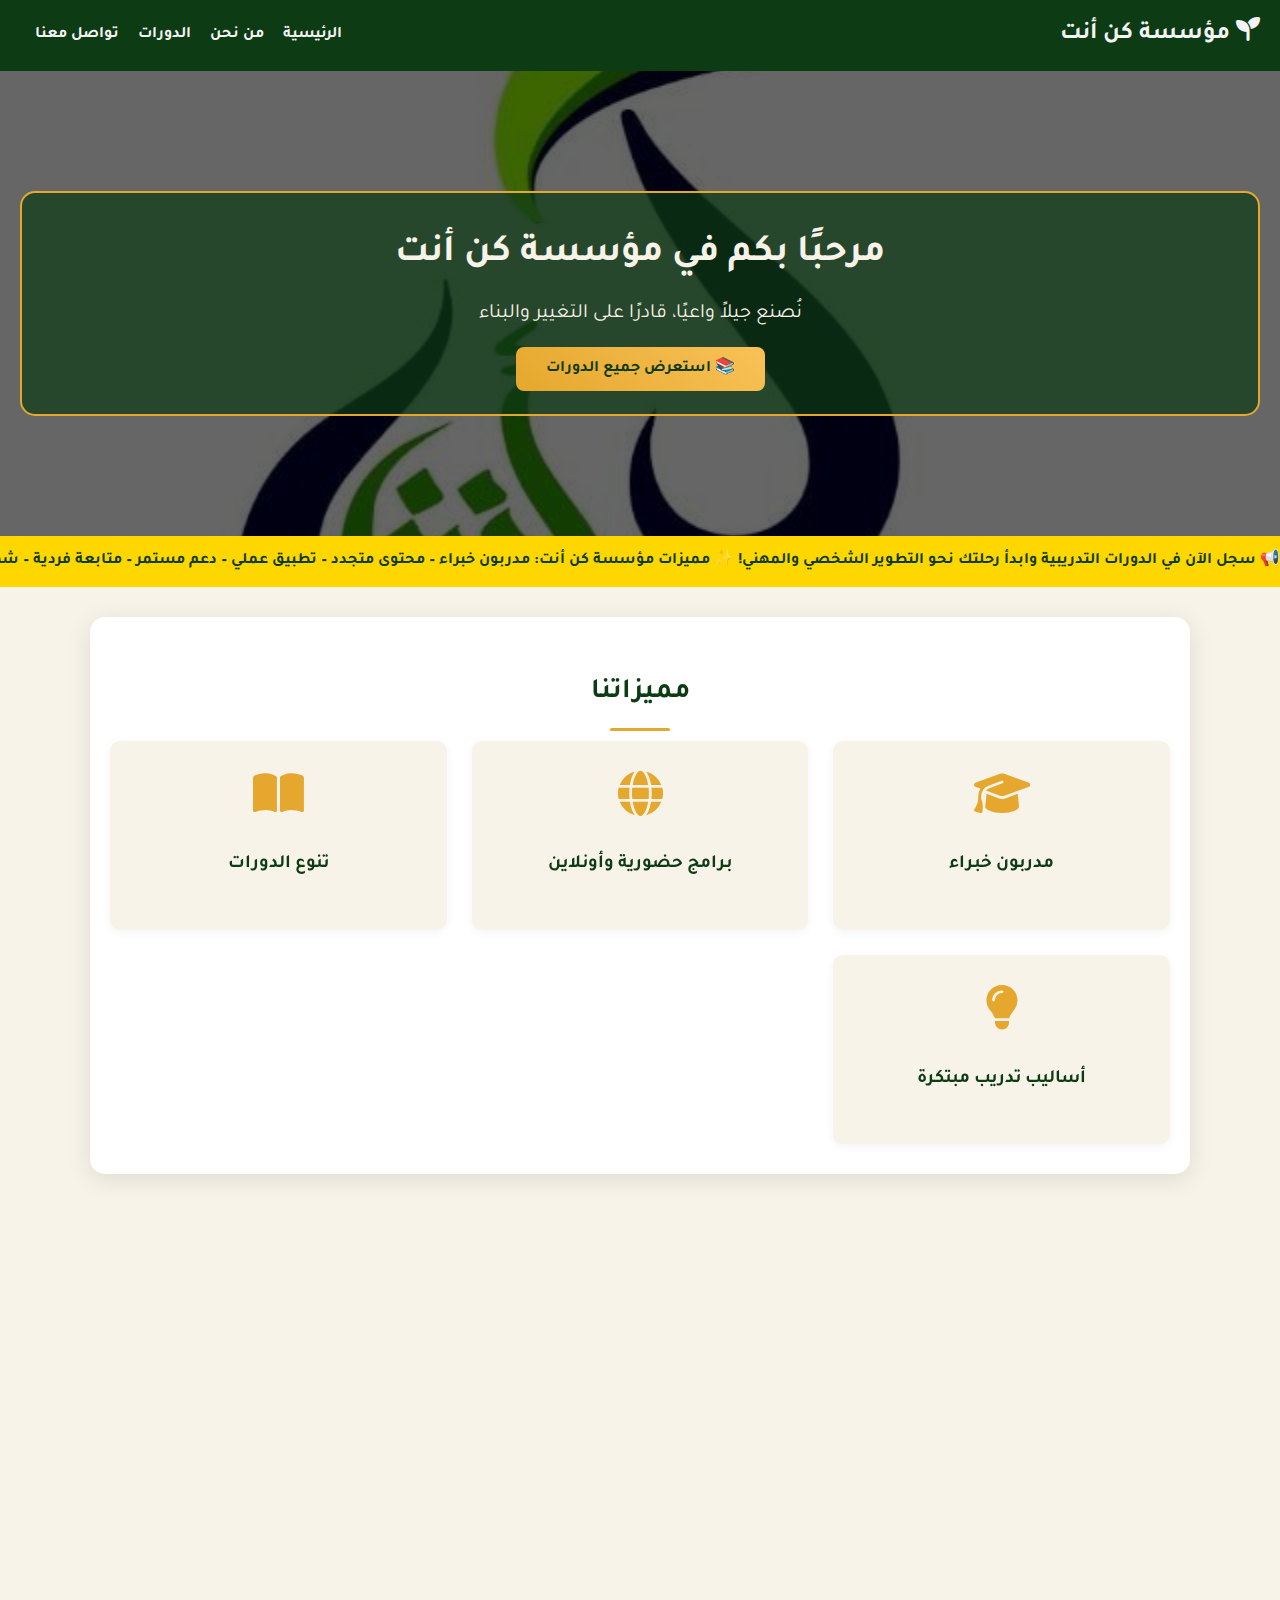
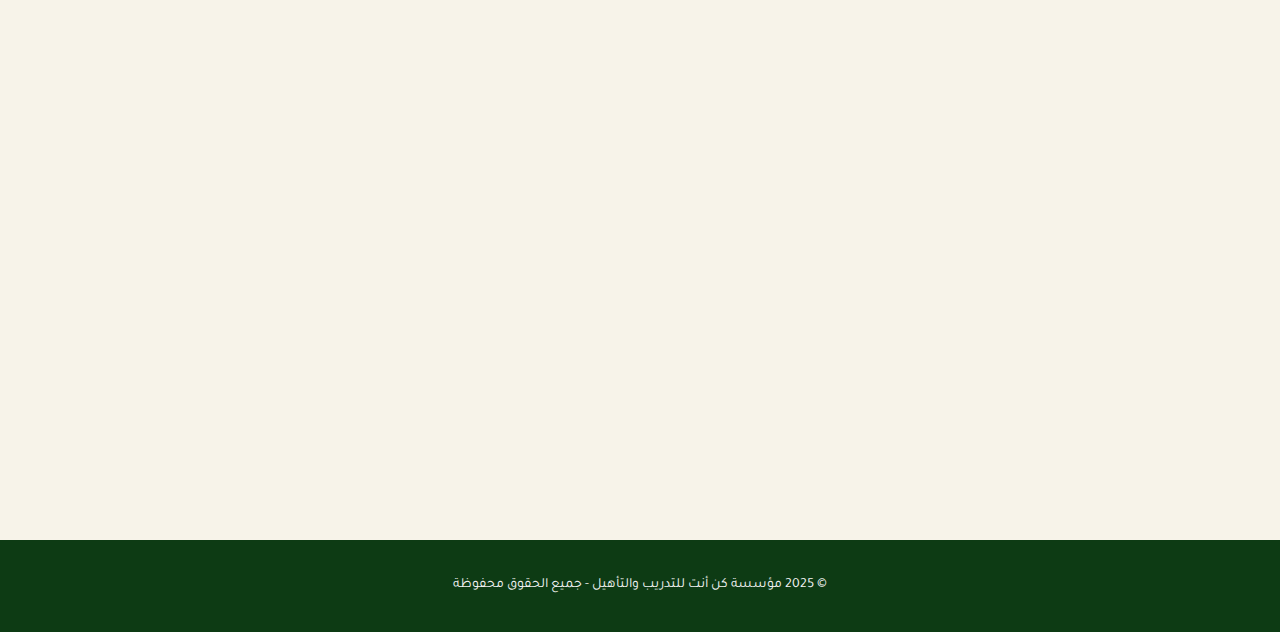
<file: index.html>
<!DOCTYPE html>
<html lang="ar" dir="rtl">
<head>
  <meta charset="UTF-8">
  <meta name="viewport" content="width=device-width, initial-scale=1.0">
  <title>الرئيسية - مؤسسة كن أنت</title>
  
  <link rel="stylesheet" href="https://cdnjs.cloudflare.com/ajax/libs/font-awesome/6.4.0/css/all.min.css">
  <link rel="stylesheet" href="https://unpkg.com/aos@2.3.1/dist/aos.css"/>
  <link rel="stylesheet" href="https://cdn.jsdelivr.net/npm/swiper/swiper-bundle.min.css"/>
  <link rel="stylesheet" href="styles/main.css"> <link href="https://fonts.googleapis.com/css2?family=Tajawal:wght@400;700&display=swap" rel="stylesheet">
  
  <script async src="https://www.googletagmanager.com/gtag/js?id=AW-17515401485"></script>
  <script>
    window.dataLayer = window.dataLayer || [];
    function gtag(){dataLayer.push(arguments);}
    gtag('js', new Date());
    gtag('config', 'AW-17515401485');
    gtag('event', 'purchase', {});
  </script>
</head>
<body>
  <header>
    <h1><i class="fas fa-seedling"></i> مؤسسة كن أنت</h1>
    <nav>
      <a href="index.html">الرئيسية</a>
      <a href="about/index.html">من نحن</a>
      <a href="courses.html">الدورات</a>
      <a href="contact.html">تواصل معنا</a>
    </nav>
  </header>
  
  <div class="hero" style="background: url('images/photo.jpg') no-repeat center/cover;">
    <div class="hero-text">
      <h2>مرحبًا بكم في مؤسسة كن أنت</h2>
      <p>نُصنع جيلاً واعيًا، قادرًا على التغيير والبناء</p>
      <a href="courses.html">📚 استعرض جميع الدورات</a>
    </div>
  </div>
  
  <div class="marquee">
    <span>
      📢 سجل الآن في الدورات التدريبية وابدأ رحلتك نحو التطوير الشخصي والمهني!  
      ✨ مميزات مؤسسة كن أنت: مدربون خبراء – محتوى متجدد – تطبيق عملي – دعم مستمر – متابعة فردية – شهادات معتمدة – بيئة تعليمية محفزة.  
      📘 أهم الدورات: حفظ القرآن الكريم بالسند المتصل – تثبيت القرآن الكريم – التجويد والقراءات – التفسير وعلوم القرآن – إدارة الأعمال – الأمن السيبراني – مهارات التواصل – صناعة العباقرة – تنمية المهارات – صيانة الحواسيب – التفكير الإبداعي – التسويق الرقمي – فنون الذاكرة الخارقة – الإسعافات الأولية.  
      🎯 اغتنم الفرصة وكن جزءًا من رحلتنا نحو التميز!  
    </span>
  </div>
  
  <div class="section" data-aos="fade-left">
    <h2>مميزاتنا</h2>
    <div class="features">
      <div class="feature-card">
        <i class="fas fa-graduation-cap"></i>
        <h3>مدربون خبراء</h3>
      </div>
      <div class="feature-card">
        <i class="fas fa-globe"></i>
        <h3>برامج حضورية وأونلاين</h3>
      </div>
      <div class="feature-card">
        <i class="fas fa-book-open"></i>
        <h3>تنوع الدورات</h3>
      </div>
      <div class="feature-card">
        <i class="fas fa-lightbulb"></i>
        <h3>أساليب تدريب مبتكرة</h3>
      </div>
    </div>
  </div>

  <div class="section" id="coursess" data-aos="zoom-in">
    <h2>أحدث الدورات</h2>
    <div class="swiper mySwiper">
      <div class="swiper-wrapper">
        <div class="swiper-slide"><span class="course-title">📘 دورة تثبيت القرآن الكريم</span></div>
        <div class="swiper-slide"><span class="course-title">📘 دورة التجويد والقراءات</span></div>
        <div class="swiper-slide"><span class="course-title">📘 دورة التفسير وعلوم القرآن</span></div>
        <div class="swiper-slide"><span class="course-title">📘 دورة إدارة الأعمال</span></div>
        <div class="swiper-slide"><span class="course-title">📘 دورة الأمن السيبراني</span></div>
        <div class="swiper-slide"><span class="course-title">📘 دورة مهارات التواصل</span></div>
        <div class="swiper-slide"><span class="course-title">📘 دورة الإسعافات الأولية</span></div>
      </div>
      <div class="swiper-button-next"></div>
      <div class="swiper-button-prev"></div>
      <div class="swiper-pagination"></div>
    </div>
    <p style="text-align:center; margin-top:20px;">
      <a href="courses.html" style="background:var(--secondary-color); color:var(--primary-color); padding: 12px 25px; border-radius: 8px; text-decoration: none; font-weight: bold;">عرض جميع الدورات</a>
    </p>
  </div>

  <div id="testimonials-section"></div>
  
  <div class="section contact" id="contact" data-aos="flip-up">
    <h2>تواصل معنا</h2>
    <a href="https://wa.me/967771901320"><i class="fab fa-whatsapp"></i> واتساب</a>
    <a href="mailto:be.you.t2025@gmail.com"><i class="fas fa-envelope"></i> البريد الإلكتروني</a>
    <a href="https://t.me/MTYE1"><i class="fab fa-telegram"></i> تيليجرام</a>
  </div>
  
  <footer>
    <p>© 2025 مؤسسة كن أنت للتدريب والتأهيل - جميع الحقوق محفوظة</p>
  </footer>
  
  <script src="https://unpkg.com/aos@2.3.1/dist/aos.js"></script>
  <script src="https://cdn.jsdelivr.net/npm/swiper/swiper-bundle.min.js"></script>
  <script src="js/main.js"></script> <script src="js/testimonials.js"></script> </body>
</html>
</file>
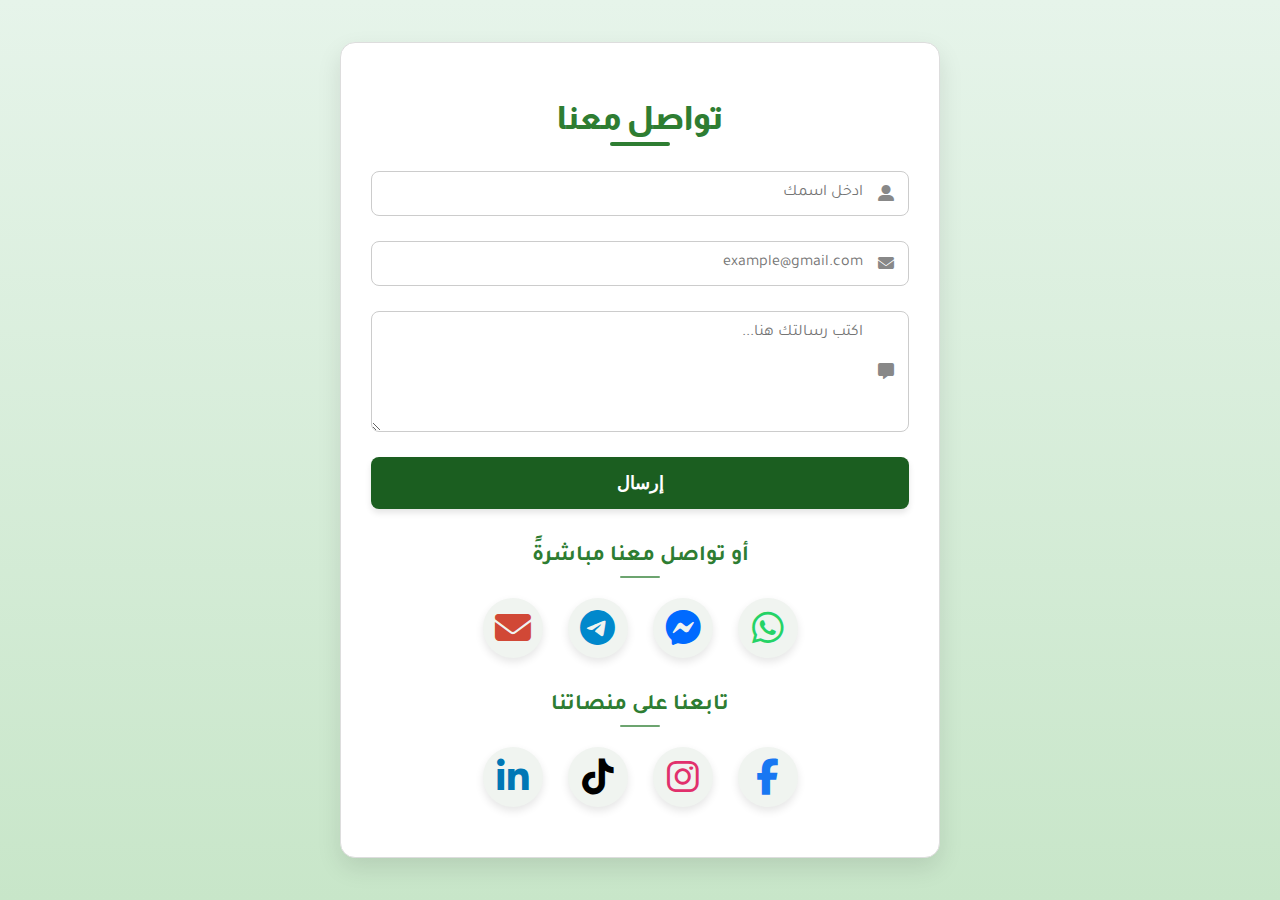
<file: contact.html>
<!DOCTYPE html>
<html lang="ar" dir="rtl">
<head>
<meta charset="UTF-8">
<meta name="viewport" content="width=device-width, initial-scale=1.0">
<title>اتصل بنا - Be You</title>
<link rel="stylesheet" href="https://cdnjs.cloudflare.com/ajax/libs/font-awesome/6.5.0/css/all.min.css">
<link href="https://fonts.googleapis.com/css2?family=Tajawal:wght@400;500;700;900&display=swap" rel="stylesheet">
<link href="https://fonts.googleapis.com/css2?family=Almarai:wght@400;700;800&display=swap" rel="stylesheet">
<style>
  body {
    font-family: 'Tajawal', sans-serif;
    background: linear-gradient(to bottom, #e6f4ea, #c8e6c9);
    margin: 0;
    padding: 0;
    display: flex;
    justify-content: center;
    align-items: center;
    min-height: 100vh;
    overflow-x: hidden; /* لمنع أي سحب أفقي غير مرغوب فيه */
  }
  .container {
    width: 90%;
    max-width: 600px;
    margin: 20px auto;
    background-color: #fff;
    padding: 30px;
    border-radius: 15px;
    box-shadow: 0 10px 25px rgba(0,0,0,0.1);
    text-align: center;
    border: 1px solid #ddd;
    box-sizing: border-box; /* لضمان أن الحشوة لا تزيد العرض الكلي */
  }
  h2 {
    font-family: 'Almarai', sans-serif;
    font-weight: 800;
    color: #2e7d32;
    font-size: 32px;
    margin-bottom: 25px;
    position: relative;
    padding-bottom: 10px; /* مسافة للخط الزخرفي */
  }
  h2::after { /* خط زخرفي تحت العنوان */
    content: '';
    position: absolute;
    left: 50%;
    transform: translateX(-50%);
    bottom: 0;
    width: 60px;
    height: 4px;
    background-color: #2e7d32;
    border-radius: 2px;
  }
  form label {
    display: block;
    margin-bottom: 5px;
    font-weight: 500;
    color: #333;
    text-align: right;
  }
  .input-group {
    position: relative;
    margin-bottom: 25px;
    display: flex;
    align-items: center;
  }
  .input-group i {
    position: absolute;
    right: 15px;
    color: #888;
    z-index: 1;
    transition: color 0.3s ease;
  }
  form input, form textarea {
    flex-grow: 1;
    width: 100%;
    padding: 12px 15px;
    padding-right: 45px;
    border-radius: 8px;
    border: 1px solid #ccc;
    box-sizing: border-box;
    font-size: 16px;
    font-family: 'Tajawal', sans-serif;
    transition: border-color 0.3s, box-shadow 0.3s, transform 0.2s ease-in-out;
    text-align: right;
  }
  form input:focus, form textarea:focus {
    outline: none;
    border-color: #2e7d32;
    box-shadow: 0 0 8px rgba(46, 125, 50, 0.2);
    transform: scale(1.01);
  }
  .input-group input:focus ~ i,
  .input-group textarea:focus ~ i {
    color: #2e7d32;
  }
  .error-message {
    color: #d32f2f;
    font-size: 14px;
    text-align: right;
    margin-top: 5px;
    animation: fadeIn 0.5s;
  }
  form button {
    width: 100%;
    padding: 15px;
    background-color: #1b5e20;
    border: none;
    border-radius: 8px;
    color: #fff;
    font-size: 18px;
    font-weight: 700;
    cursor: pointer;
    transition: all 0.4s ease-in-out; /* زيادة مدة الانتقال */
    box-shadow: 0 4px 6px rgba(0,0,0,0.1);
    position: relative;
    z-index: 0;
    overflow: hidden;
  }
  form button:hover {
    background-color: #2e7d32;
    transform: translateY(-4px) scale(1.02); /* تأثير ارتفاع أكبر مع تكبير خفيف */
    box-shadow: 0 8px 15px rgba(0,0,0,0.2); /* ظل أعمق */
  }
  form button::before {
    content: '';
    position: absolute;
    top: 0; /* تغيير الموضع الأصلي */
    left: 0; /* تغيير الموضع الأصلي */
    width: 100%;
    height: 100%;
    background: rgba(255, 255, 255, 0.2); /* تأثير تظليل خفيف */
    transition: transform 0.6s ease-out; /* تحسين الانتقال */
    transform: translateX(-100%); /* يبدأ من اليسار */
    z-index: -1;
  }
  form button:hover::before {
    transform: translateX(0%); /* ينزلق ليغطي الزر */
  }

  #success-message, #loading-message {
    margin-top: 15px;
    font-weight: 700;
    display: none;
    animation: fadeIn 0.5s;
    color: #2e7d32; /* لون أخضر لرسائل النجاح/التحميل */
  }
  #loading-message i { /* أيقونة تحميل */
      margin-left: 8px;
      animation: spin 1.5s linear infinite;
  }
  @keyframes spin {
      0% { transform: rotate(0deg); }
      100% { transform: rotate(360deg); }
  }
  @keyframes fadeIn {
    from { opacity: 0; }
    to { opacity: 1; }
  }
  .social-section {
    margin-top: 35px; /* زيادة المسافة */
  }
  .social-section h3 {
    color: #2e7d32;
    font-size: 22px; /* حجم أكبر قليلاً */
    margin-bottom: 20px; /* مسافة أكبر */
    position: relative;
    padding-bottom: 8px;
  }
  .social-section h3::after { /* خط زخرفي تحت عنوان الأقسام الاجتماعية */
    content: '';
    position: absolute;
    left: 50%;
    transform: translateX(-50%);
    bottom: 0;
    width: 40px;
    height: 2px;
    background-color: #2e7d32;
    border-radius: 1px;
    opacity: 0.7;
  }
  .social-icons {
    display: flex;
    justify-content: center;
    gap: 25px; /* زيادة المسافة بين الأيقونات */
    flex-wrap: wrap;
    margin-bottom: 20px;
  }
  .social-icons a {
    display: inline-flex;
    justify-content: center;
    align-items: center;
    width: 60px;
    height: 60px;
    border-radius: 50%;
    background-color: #f0f4f0;
    font-size: 36px;
    text-decoration: none;
    box-shadow: 0 4px 8px rgba(0, 0, 0, 0.1);
    transition: transform 0.3s cubic-bezier(.17,.67,.83,.67), box-shadow 0.3s ease, background-color 0.3s; /* تحسين الانتقال */
    position: relative; /* لإضافة تأثير الزاوية */
    overflow: hidden;
  }
  .social-icons a:hover {
    transform: translateY(-7px) rotate(5deg); /* ارتفاع أكبر مع دوران خفيف */
    box-shadow: 0 10px 20px rgba(0, 0, 0, 0.25); /* ظل أعمق وأوسع */
    background-color: #e0e0e0;
  }
  /* تأثير وميض خفيف عند المرور على الأيقونات */
  .social-icons a::before {
      content: '';
      position: absolute;
      top: 0;
      left: -100%;
      width: 100%;
      height: 100%;
      background: linear-gradient(90deg, transparent, rgba(255,255,255,0.4), transparent);
      transition: all 0.6s ease;
      transform: skewX(-20deg);
  }
  .social-icons a:hover::before {
      left: 100%;
  }

  .social-icons a.facebook { color: #1877f2; }
  .social-icons a.instagram { color: #e1306c; }
  .social-icons a.telegram { color: #0088cc; }
  .social-icons a.linkedin { color: #0077b5; }
  .social-icons a.whatsapp { color: #25d366; }
  .social-icons a.tiktok { color: #000000; }
  .social-icons a.messenger { color: #006AFF; }
  .social-icons a.email { color: #D14836; }
  @media (max-width: 480px) {
    .social-icons a { font-size: 30px; width: 50px; height: 50px;}
    .social-icons { gap: 15px; } /* تقليل الفجوة في الشاشات الصغيرة */
    h2 { font-size: 28px; }
    .social-section h3 { font-size: 18px; }
  }
</style>
</head>
<body>

<div class="container">
  <h2>تواصل معنا</h2>
  <form id="contactForm" action="https://formspree.io/f/mdklrbwl" method="POST">
    <div class="input-group">
      <input type="text" id="name" name="name" placeholder="ادخل اسمك" required>
      <i class="fas fa-user-alt"></i>
    </div>

    <div class="input-group">
      <input type="email" id="email" name="email" placeholder="example@gmail.com" required>
      <i class="fas fa-envelope"></i>
    </div>

    <div class="input-group">
      <textarea id="message" name="message" rows="5" placeholder="اكتب رسالتك هنا..." required></textarea>
      <i class="fas fa-comment-alt"></i>
    </div>

    <button type="submit">إرسال</button>
  </form>
  <p id="loading-message">جاري إرسال رسالتك... <i class="fas fa-spinner"></i></p>
  <p id="success-message">شكراً لك! تم استلام رسالتك بنجاح وسنتواصل معك قريباً.</p>

  <div class="social-section">
    <h3>أو تواصل معنا مباشرةً</h3>
    <div class="social-icons">
      <a href="https://whatsapp.com/channel/0029VaCRNug3bbV13vVHyR0Z" target="_blank" class="whatsapp" aria-label="WhatsApp channel link"><i class="fab fa-whatsapp"></i></a>
      <a href="https://m.me/BeYouTrainin" target="_blank" class="messenger" aria-label="Messenger chat link"><i class="fab fa-facebook-messenger"></i></a>
      <a href="https://t.me/beyoue" target="_blank" class="telegram" aria-label="Telegram channel link"><i class="fab fa-telegram"></i></a>
      <a href="mailto:Be.you.t2025@gmail.com" class="email" aria-label="Send us an email"><i class="fas fa-envelope"></i></a>
    </div>
  </div>

  <div class="social-section">
    <h3>تابعنا على منصاتنا</h3>
    <div class="social-icons">
      <a href="https://www.facebook.com/BeYouTrainin" target="_blank" class="facebook" aria-label="Follow us on Facebook"><i class="fab fa-facebook-f"></i></a>
      <a href="https://www.instagram.com/be.youar" target="_blank" class="instagram" aria-label="Follow us on Instagram"><i class="fab fa-instagram"></i></a>
      <a href="https://www.tiktok.com/@beyoutq" target="_blank" class="tiktok" aria-label="Follow us on TikTok"><i class="fab fa-tiktok"></i></a>
      <a href="https://www.linkedin.com/in/beyouar" target="_blank" class="linkedin" aria-label="Follow us on LinkedIn"><i class="fab fa-linkedin-in"></i></a>
    </div>
  </div>
</div>

<script>
function displayError(inputElement, message) {
    const errorDiv = document.createElement('div');
    errorDiv.className = 'error-message';
    errorDiv.innerText = message;
    inputElement.parentNode.appendChild(errorDiv);
}

document.addEventListener('DOMContentLoaded', () => {
    const formInputs = document.querySelectorAll('input, textarea');
    formInputs.forEach(input => {
        input.addEventListener('focus', () => {
            // إضافة تأخير لضمان ظهور لوحة المفاتيح أولاً
            setTimeout(() => {
                input.scrollIntoView({ behavior: 'smooth', block: 'center' });
            }, 300);
        });
    });

    const contactForm = document.getElementById('contactForm');
    contactForm.addEventListener('submit', function(event) {
        event.preventDefault();

        const form = this;
        const nameInput = document.getElementById('name');
        const emailInput = document.getElementById('email');
        const messageInput = document.getElementById('message');
        const loadingMessage = document.getElementById('loading-message');
        const successMessage = document.getElementById('success-message');
        
        document.querySelectorAll('.error-message').forEach(el => el.remove());

        let isValid = true;
        if (nameInput.value.trim() === '') {
            displayError(nameInput, 'الرجاء إدخال اسمك.');
            isValid = false;
        }
        if (emailInput.value.trim() === '' || !emailInput.value.includes('@')) {
            displayError(emailInput, 'الرجاء إدخال بريد إلكتروني صالح.');
            isValid = false;
        }
        if (messageInput.value.trim() === '') {
            displayError(messageInput, 'الرجاء كتابة رسالتك.');
            isValid = false;
        }

        if (!isValid) {
            return;
        }

        loadingMessage.style.display = 'flex'; /* تغيير لعرض رسالة التحميل مع الأيقونة */
        loadingMessage.style.alignItems = 'center';
        loadingMessage.style.justifyContent = 'center';
        form.style.display = 'none';

        const formData = new FormData(form);
        const formspreeUrl = form.action;

        fetch(formspreeUrl, {
            method: 'POST',
            body: formData,
            headers: { 'Accept': 'application/json' }
        })
        .then(response => {
            loadingMessage.style.display = 'none';
            if (response.ok) {
                const userName = nameInput.value.trim();
                successMessage.innerHTML = `تم استلام رسالتك بنجاح يا ${userName}! شكراً لتواصلك مع Be You، وسنتواصل معك في أقرب وقت ممكن.`;
                successMessage.style.display = 'block';
            } else {
                form.style.display = 'block';
                alert('حدث خطأ ما، يرجى المحاولة مرة أخرى.');
            }
        })
        .catch(error => {
            loadingMessage.style.display = 'none';
            form.style.display = 'block';
            alert('حدث خطأ في الاتصال، يرجى التأكد من اتصالك بالإنترنت والمحاولة مرة أخرى.');
        });
    });
});
</script>

</body>
</html>
</file>
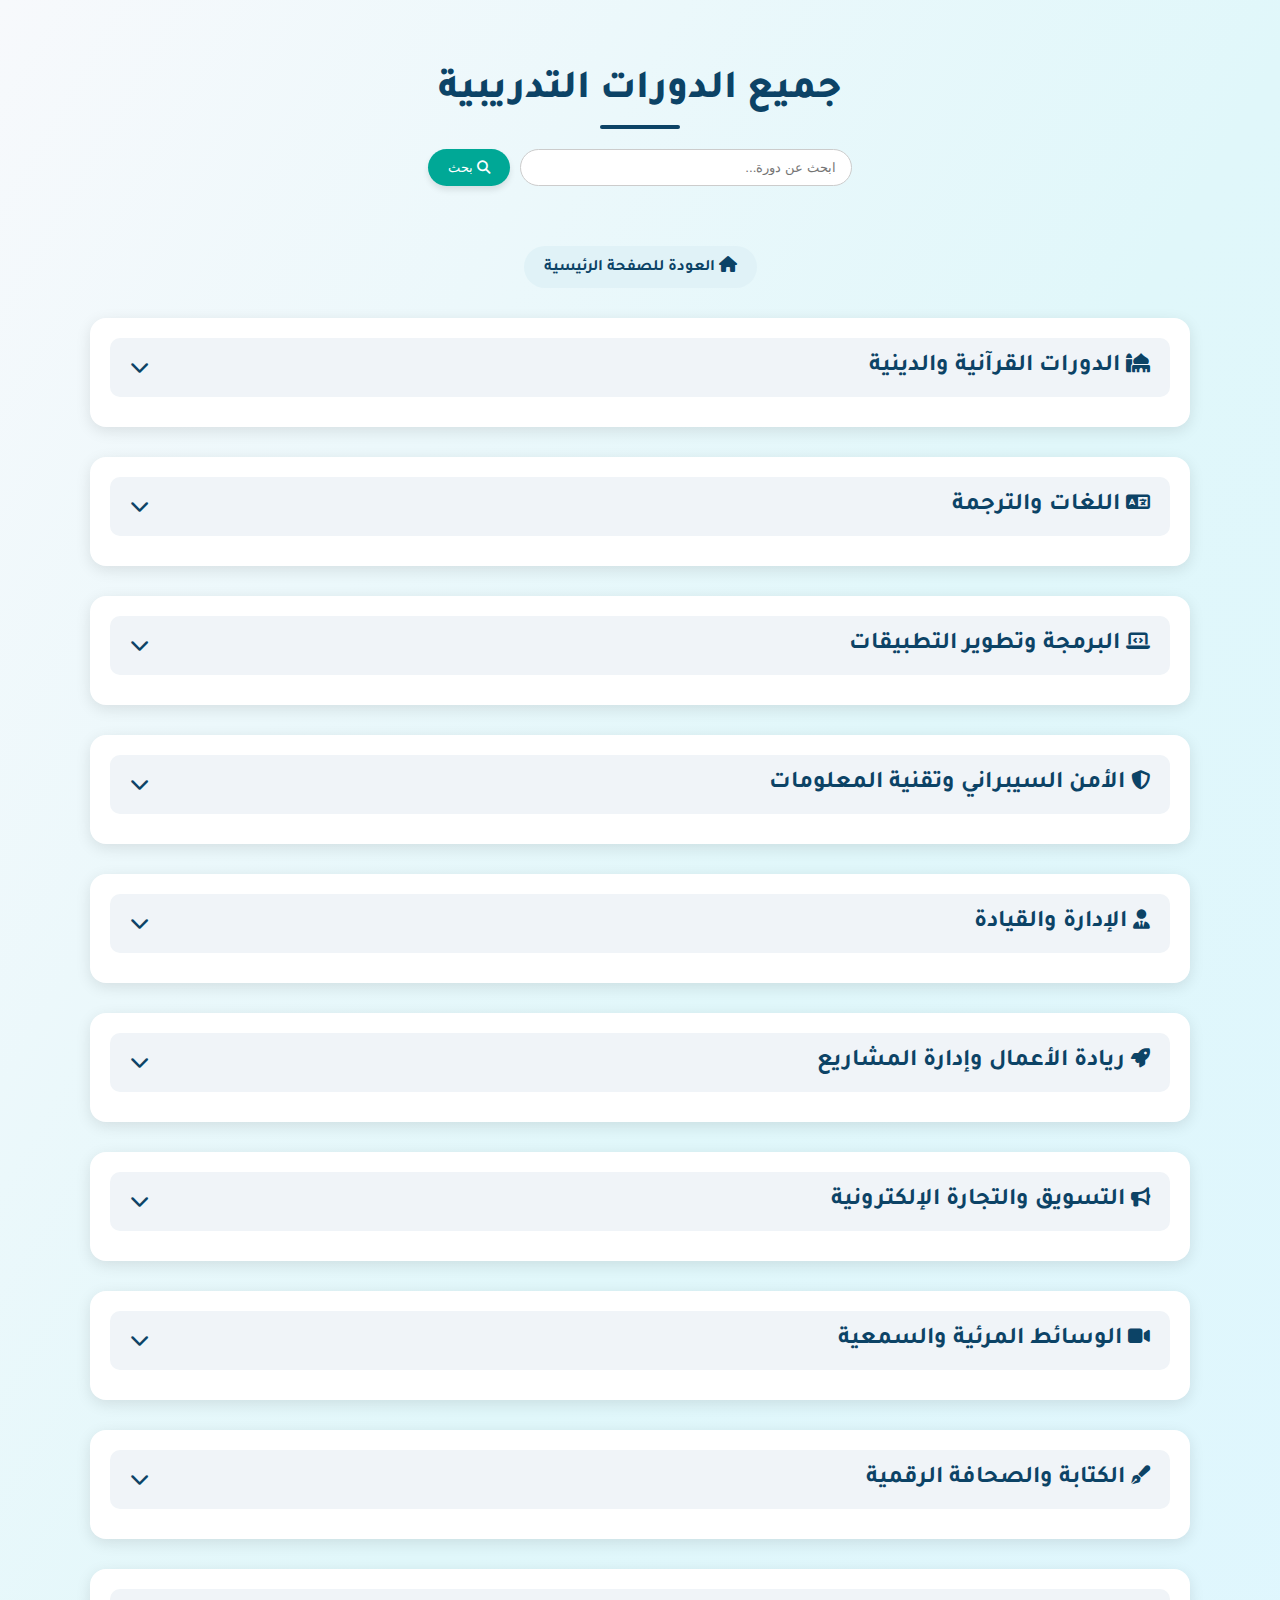
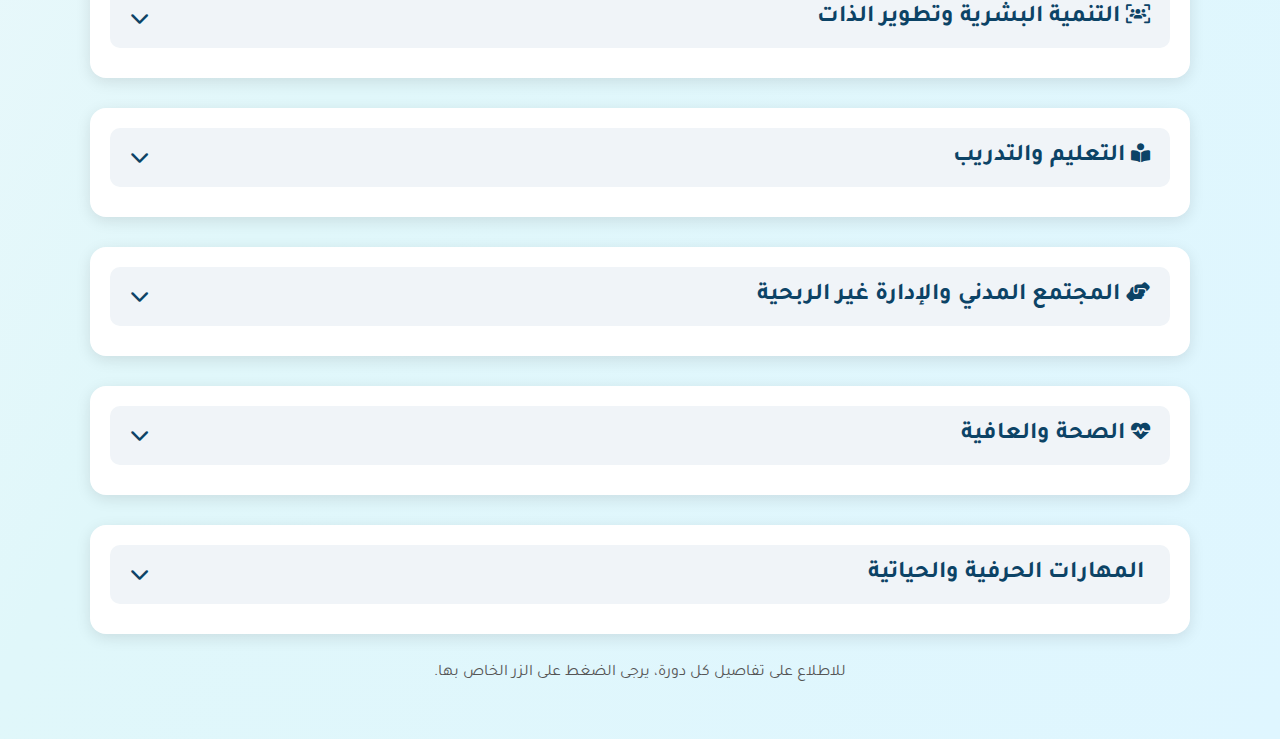
<file: courses.html>
<!DOCTYPE html>
<html lang="ar" dir="rtl">
<head>
	  <meta charset="UTF-8">
<script async src="https://www.googletagmanager.com/gtag/js?id=AW-17515401485"></script>
<script>
  window.dataLayer = window.dataLayer || [];
  function gtag(){dataLayer.push(arguments);}
  gtag('js', new Date());
  gtag('config', 'AW-17515401485');
  
</script>
<meta charset="UTF-8">
<meta name="viewport" content="width=device-width, initial-scale=1.0">
<title>قائمة الدورات - مؤسسة كن أنت</title>
<link rel="preconnect" href="https://fonts.googleapis.com">
<link rel="preconnect" href="https://fonts.gstatic.com" crossorigin>
<link href="https://fonts.googleapis.com/css2?family=Tajawal:wght@400;700;800&display=swap" rel="stylesheet">
<link rel="stylesheet" href="https://cdnjs.cloudflare.com/ajax/libs/font-awesome/6.4.0/css/all.min.css">

<link rel="stylesheet" href="css/style.css">

</head>
<body class="courses-page">

<div class="container">
    <h1>جميع الدورات التدريبية</h1>
    <div class="search-container">
        <input type="text" id="courseSearch" placeholder="ابحث عن دورة..." aria-label="ابحث عن دورة">
        <button id="searchButton" aria-label="زر البحث"><i class="fas fa-magnifying-glass"></i> بحث</button>
    </div>
    <div class="search-info" id="searchResultsInfo"></div>
    <a href="index.html" class="home-button" aria-label="العودة إلى الصفحة الرئيسية"><i class="fas fa-home"></i> العودة للصفحة الرئيسية</a>

    <section id="quranic-courses">
        <div class="section-title">
            <h2><i class="fas fa-mosque"></i> الدورات القرآنية والدينية</h2>
            <i class="fas fa-chevron-down"></i>
        </div>
        <div class="course-grid">
            <a href="course.html?id=hifz-quran" class="course-button" aria-label="دورة حفظ القرآن الكريم">
                <i class="fas fa-quran"></i>
                <span>حفظ القرآن الكريم</span>
            </a>
            <a href="course.html?id=tasbit-quran" class="course-button" aria-label="دورة تثبيت القرآن الكريم">
                <i class="fas fa-book-sparkles"></i>
                <span>تثبيت القرآن الكريم</span>
            </a>
            <a href="course.html?id=tajweed" class="course-button" aria-label="دورة التجويد والقراءات">
                <i class="fas fa-star-and-crescent"></i>
                <span>التجويد والقراءات</span>
            </a>
            <a href="course.html?id=ijazah" class="course-button" aria-label="دورة إجازة القرآن">
                <i class="fas fa-certificate"></i>
                <span>إجازة القرآن</span>
            </a>
            <a href="course.html?id=tafsir" class="course-button" aria-label="دورة التفسير وعلوم القرآن">
                <i class="fas fa-book-open-reader"></i>
                <span>التفسير وعلوم القرآن</span>
            </a>
            <a href="course.html?id=specific-groups" class="course-button" aria-label="دورات لفئات معينة">
                <i class="fas fa-users-crown"></i>
                <span>دورات لفئات معينة</span>
            </a>
            <a href="course.html?id=hadith-sciences" class="course-button" aria-label="دورة علوم الحديث الشريف">
                <i class="fas fa-book-bookmark"></i>
                <span>علوم الحديث الشريف</span>
            </a>
            <a href="course.html?id=advanced-tajweed" class="course-button" aria-label="دورة علوم التجويد المتقدم">
                <i class="fas fa-feather-pointed"></i>
                <span>علوم التجويد المتقدم</span>
            </a>
            <a href="course.html?id=quick-memorization" class="course-button" aria-label="دورة الحفظ السريع للقرآن الكريم">
                <i class="fas fa-brain-circuit"></i>
                <span>الحفظ السريع للقرآن الكريم</span>
            </a>
        </div>
    </section>
    
    <section id="languages-translation">
        <div class="section-title">
            <h2><i class="fas fa-language"></i> اللغات والترجمة</h2>
            <i class="fas fa-chevron-down"></i>
        </div>
        <div class="course-grid">
            <a href="course.html?id=diploma-english" class="course-button" aria-label="دبلوم اللغة الإنجليزية">
                <i class="fas fa-globe-americas"></i>
                <span>دبلوم اللغة الإنجليزية</span>
            </a>
            <a href="course.html?id=commercial-correspondence" class="course-button" aria-label="دورة المراسلات التجارية (عربي-إنجليزي)">
                <i class="fas fa-envelope-open-text"></i>
                <span>المراسلات التجارية (عربي-إنجليزي)</span>
            </a>
        </div>
    </section>

    <section id="programming-app-development">
        <div class="section-title">
            <h2><i class="fas fa-laptop-code"></i> البرمجة وتطوير التطبيقات</h2>
            <i class="fas fa-chevron-down"></i>
        </div>
        <div class="course-grid">
            <a href="course.html?id=programming-basics" class="course-button" aria-label="دورة أساسيات البرمجة">
                <i class="fas fa-code"></i>
                <span>أساسيات البرمجة</span>
            </a>
            <a href="course.html?id=advanced-python" class="course-button" aria-label="دورة البرمجة المتقدمة">
                <i class="fab fa-python"></i>
                <span>البرمجة المتقدمة</span>
            </a>
            <a href="course.html?id=mobile-development" class="course-button" aria-label="دورة تطوير تطبيقات الموبايل">
                <i class="fas fa-mobile-alt"></i>
                <span>تطوير تطبيقات الموبايل</span>
            </a>
            <a href="course.html?id=game-development" class="course-button" aria-label="دورة تطوير الألعاب">
                <i class="fas fa-gamepad"></i>
                <span>تطوير الألعاب</span>
            </a>
            <a href="course.html?id=data-analysis" class="course-button" aria-label="دبلوم تحليل البيانات">
                <i class="fas fa-database"></i>
                <span>دبلوم تحليل البيانات</span>
            </a>
            <a href="course.html?id=diploma-ai" class="course-button" aria-label="دبلوم الذكاء الاصطناعي">
                <i class="fas fa-robot"></i>
                <span>دبلوم الذكاء الاصطناعي</span>
            </a>
            <a href="course.html?id=ai-design" class="course-button" aria-label="دورة التصميم عبر الذكاء الاصطناعي">
                <i class="fas fa-image"></i>
                <span>التصميم عبر الذكاء الاصطناعي</span>
            </a>
            <a href="course.html?id=diploma-graphic" class="course-button" aria-label="دبلوم الجرافيك ديزاين">
                <i class="fas fa-paint-brush"></i>
                <span>دبلوم الجرافيك ديزاين</span>
            </a>
            <a href="course.html?id=ui-ux" class="course-button" aria-label="دورة تصميم واجهات (UX/UI)">
                <i class="fas fa-drafting-compass"></i>
                <span>تصميم واجهات (UX/UI)</span>
            </a>
        </div>
    </section>

    <section id="cybersecurity-it">
        <div class="section-title">
            <h2><i class="fas fa-shield-alt"></i> الأمن السيبراني وتقنية المعلومات</h2>
            <i class="fas fa-chevron-down"></i>
        </div>
        <div class="course-grid">
            <a href="course.html?id=diploma-cybersecurity" class="course-button" aria-label="دبلوم الأمن السيبراني">
                <i class="fas fa-shield-alt"></i>
                <span>دبلوم الأمن السيبراني</span>
            </a>
            <a href="course.html?id=advanced-cybersecurity" class="course-button" aria-label="دبلوم الأمن السيبراني المتقدم">
                <i class="fas fa-user-secret"></i>
                <span>دبلوم الأمن السيبراني المتقدم</span>
            </a>
            <a href="course.html?id=ethical-hacking" class="course-button" aria-label="دورة الاختراق الأخلاقي">
                <i class="fas fa-user-ninja"></i>
                <span>الاختراق الأخلاقي</span>
            </a>
            <a href="course.html?id=computer-courses" class="course-button" aria-label="دورات الحاسوب">
                <i class="fas fa-laptop-code"></i>
                <span>دورات الحاسوب</span>
            </a>
            <a href="course.html?id=icdl" class="course-button" aria-label="دورة الرخصة الدولية لقيادة الحاسوب">
                <i class="fas fa-id-card"></i>
                <span>الرخصة الدولية لقيادة الحاسوب</span>
            </a>
        </div>
    </section>

    <section id="management-leadership">
        <div class="section-title">
            <h2><i class="fas fa-user-tie"></i> الإدارة والقيادة</h2>
            <i class="fas fa-chevron-down"></i>
        </div>
        <div class="course-grid">
            <a href="course.html?id=diploma-business" class="course-button" aria-label="دبلوم إدارة الأعمال">
                <i class="fas fa-briefcase"></i>
                <span>دبلوم إدارة الأعمال</span>
            </a>
            <a href="course.html?id=diploma-development" class="course-button" aria-label="دبلوم تطوير الأعمال">
                <i class="fas fa-chart-line"></i>
                <span>دبلوم تطوير الأعمال</span>
            </a>
            <a href="course.html?id=modern-leadership" class="course-button" aria-label="دورة القيادة والإدارة الحديثة">
                <i class="fas fa-crown"></i>
                <span>القيادة والإدارة الحديثة</span>
            </a>
            <a href="course.html?id=management-art" class="course-button" aria-label="دورة فن الإدارة">
                <i class="fas fa-user-tie"></i>
                <span>فن الإدارة</span>
            </a>
            <a href="course.html?id=advanced-accounting" class="course-button" aria-label="دورة المحاسبة الإدارية المتقدمة">
                <i class="fas fa-money-check-alt"></i>
                <span>المحاسبة الإدارية المتقدمة</span>
            </a>
            <a href="course.html?id=diploma-accounting" class="course-button" aria-label="دبلوم المحاسبة المالية">
                <i class="fas fa-calculator"></i>
                <span>دبلوم المحاسبة المالية</span>
            </a>
            <a href="course.html?id=hendra" class="course-button" aria-label="دورة الهندرة">
                <i class="fas fa-gears"></i>
                <span>الهندرة</span>
            </a>
        </div>
    </section>

    <section id="entrepreneurship-project-management">
        <div class="section-title">
            <h2><i class="fas fa-rocket"></i> ريادة الأعمال وإدارة المشاريع</h2>
            <i class="fas fa-chevron-down"></i>
        </div>
        <div class="course-grid">
            <a href="course.html?id=diploma-entrepreneurship" class="course-button" aria-label="دبلوم ريادة الأعمال الرقمية">
                <i class="fas fa-rocket"></i>
                <span>دبلوم ريادة الأعمال الرقمية</span>
            </a>
            <a href="course.html?id=entrepreneurship-innovation" class="course-button" aria-label="دورة ريادة الأعمال والابتكار">
                <i class="fas fa-lightbulb"></i>
                <span>ريادة الأعمال والابتكار</span>
            </a>
            <a href="course.html?id=startups" class="course-button">
                <i class="fas fa-rocket"></i>
                <span>إدارة الشركات الناشئة</span>
            </a>
            <a href="course.html?id=strategic-planning" class="course-button" aria-label="دورة التخطيط الاستراتيجي">
                <i class="fas fa-sitemap"></i>
                <span>التخطيط الاستراتيجي</span>
            </a>
            <a href="course.html?id=project-management" class="course-button" aria-label="دورة إدارة المشاريع">
                <i class="fas fa-tasks"></i>
                <span>إدارة المشاريع</span>
            </a>
            <a href="course.html?id=swot" class="course-button" aria-label="دورة رباعية سوات في التخطيط">
                <i class="fas fa-circle-nodes"></i>
                <span>رباعية سوات في التخطيط</span>
            </a>
            <a href="course.html?id=feasibility-study" class="course-button" aria-label="دورة دراسة جدوى المشاريع">
                <i class="fas fa-file-invoice-dollar"></i>
                <span>دراسة جدوى المشاريع</span>
            </a>
            <a href="course.html?id=startup-feasibility" class="course-button" aria-label="دورة دراسة جدوى المشاريع الناشئة">
                <i class="fas fa-chart-pie"></i>
                <span>دراسة جدوى المشاريع الناشئة</span>
            </a>
            <a href="course.html?id=product-development" class="course-button">
                <i class="fas fa-puzzle-piece"></i>
                <span>تطوير المنتجات</span>
            </a>
        </div>
    </section>

    <section id="marketing-e-commerce">
        <div class="section-title">
            <h2><i class="fas fa-bullhorn"></i> التسويق والتجارة الإلكترونية</h2>
            <i class="fas fa-chevron-down"></i>
        </div>
        <div class="course-grid">
            <a href="course.html?id=diploma-marketing" class="course-button" aria-label="دبلوم التسويق الرقمي">
                <i class="fas fa-bullhorn"></i>
                <span>دبلوم التسويق الرقمي</span>
            </a>
            <a href="course.html?id=marketing-strategy" class="course-button" aria-label="دورة استراتيجية التسويق">
                <i class="fas fa-share-nodes"></i>
                <span>استراتيجية التسويق</span>
            </a>
            <a href="course.html?id=digital-ads" class="course-button" aria-label="دورة تصميم الإعلانات الرقمية">
                <i class="fas fa-ad"></i>
                <span>تصميم الإعلانات الرقمية</span>
            </a>
            <a href="course.html?id=digital-marketing" class="course-button">
                <i class="fas fa-bullhorn"></i>
                <span>التسويق الإلكتروني</span>
            </a>
            <a href="course.html?id=e-commerce" class="course-button">
                <i class="fas fa-shopping-cart"></i>
                <span>التجارة الإلكترونية</span>
            </a>
            <a href="course.html?id=customer-service" class="course-button" aria-label="دورة خدمة العملاء وإدارة المبيعات">
                <i class="fas fa-headset"></i>
                <span>خدمة العملاء وإدارة المبيعات</span>
            </a>
            <a href="course.html?id=online-earning" class="course-button" aria-label="دورة الربح من الإنترنت">
                <i class="fas fa-dollar-sign"></i>
                <span>الربح من الإنترنت</span>
            </a>
            <a href="course.html?id=trading" class="course-button" aria-label="دورة التداول والاستثمار الرقمي">
                <i class="fas fa-chart-line"></i>
                <span>التداول والاستثمار الرقمي</span>
            </a>
        </div>
    </section>

    <section id="visual-audio-media">
        <div class="section-title">
            <h2><i class="fas fa-video"></i> الوسائط المرئية والسمعية</h2>
            <i class="fas fa-chevron-down"></i>
        </div>
        <div class="course-grid">
            <a href="course.html?id=drawing" class="course-button" aria-label="دورة الرسم">
                <i class="fas fa-palette"></i>
                <span>الرسم</span>
            </a>
            <a href="course.html?id=photography" class="course-button" aria-label="دورة التصوير">
                <i class="fas fa-camera-retro"></i>
                <span>التصوير</span>
            </a>
            <a href="course.html?id=video-editing" class="course-button" aria-label="دورة المونتاج">
                <i class="fas fa-video"></i>
                <span>المونتاج</span>
            </a>
            <a href="course.html?id=graphics" class="course-button" aria-label="دورة الجرافيكس">
                <i class="fas fa-desktop"></i>
                <span>الجرافيكس</span>
            </a>
            <a href="course.html?id=advanced-video" class="course-button" aria-label="دورة تصوير ومونتاج الفيديو المتقدم">
                <i class="fas fa-film"></i>
                <span>تصوير ومونتاج الفيديو المتقدم</span>
            </a>
            <a href="course.html?id=podcast" class="course-button">
                <i class="fas fa-podcast"></i>
                <span>صناعة البودكاست</span>
            </a>
        </div>
    </section>

    <section id="writing-digital-journalism">
        <div class="section-title">
            <h2><i class="fas fa-pen-fancy"></i> الكتابة والصحافة الرقمية</h2>
            <i class="fas fa-chevron-down"></i>
        </div>
        <div class="course-grid">
            <a href="course.html?id=article-writing" class="course-button">
                <i class="fas fa-pen-nib"></i>
                <span>كتابة المقالات والتحرير</span>
            </a>
            <a href="course.html?id=online-journalism" class="course-button">
                <i class="fas fa-newspaper"></i>
                <span>الصحافة الإلكترونية</span>
            </a>
            <a href="course.html?id=photojournalism" class="course-button" aria-label="دورة التصوير الصحفي">
                <i class="fas fa-camera-retro"></i>
                <span>التصوير الصحفي</span>
            </a>
            <a href="course.html?id=creative-writing" class="course-button" aria-label="دورة فنون الكتابة الإبداعية الحديثة">
                <i class="fas fa-pen-nib"></i>
                <span>فنون الكتابة الإبداعية الحديثة</span>
            </a>
            <a href="course.html?id=digital-content" class="course-button" aria-label="دورة صناعة المحتوى الرقمي">
                <i class="fas fa-newspaper"></i>
                <span>صناعة المحتوى الرقمي</span>
            </a>
            <a href="course.html?id=new-media" class="course-button">
                <i class="fas fa-globe"></i>
                <span>الإعلام الجديد والتواصل الاجتماعي</span>
            </a>
        </div>
    </section>

    <section id="human-development">
        <div class="section-title">
            <h2><i class="fas fa-users-viewfinder"></i> التنمية البشرية وتطوير الذات</h2>
            <i class="fas fa-chevron-down"></i>
        </div>
        <div class="course-grid">
            <a href="course.html?id=human-development" class="course-button" aria-label="دورة تنمية بشرية">
                <i class="fas fa-user-graduate"></i>
                <span>تنمية بشرية</span>
            </a>
            <a href="course.html?id=personality-building" class="course-button" aria-label="دورة بناء الشخصية">
                <i class="fas fa-person-chalkboard"></i>
                <span>بناء الشخصية</span>
            </a>
            <a href="course.html?id=team-building" class="course-button" aria-label="دورة بناء الفريق">
                <i class="fas fa-users-line"></i>
                <span>بناء الفريق</span>
            </a>
            <a href="course.html?id=become-trainer" class="course-button" aria-label="دورة كيف تصبح مدربًا">
                <i class="fas fa-chalkboard-user"></i>
                <span>كيف تصبح مدربًا</span>
            </a>
            <a href="course.html?id=thinking-skills" class="course-button" aria-label="دورة مهارات التفكير الأساسية">
                <i class="fas fa-head-side-gears"></i>
                <span>مهارات التفكير الأساسية</span>
            </a>
            <a href="course.html?id=thinking-integration" class="course-button" aria-label="دورة دمج مهارات التفكير">
                <i class="fas fa-puzzle-piece"></i>
                <span>دمج مهارات التفكير</span>
            </a>
            <a href="course.html?id=talented" class="course-button" aria-label="دورة اكتشاف ورعاية الموهوبين">
                <i class="fas fa-lightbulb"></i>
                <span>اكتشاف ورعاية الموهوبين</span>
            </a>
            <a href="course.html?id=communication" class="course-button" aria-label="دورة مهارات الاتصال والتواصل">
                <i class="fas fa-comments"></i>
                <span>مهارات الاتصال والتواصل</span>
            </a>
            <a href="course.html?id=training-methods" class="course-button" aria-label="دورة أساليب التدريب">
                <i class="fas fa-tools"></i>
                <span>أساليب التدريب</span>
            </a>
            <a href="course.html?id=emotional-intelligence" class="course-button" aria-label="دورة الذكاء العاطفي وإدارة المشاعر">
                <i class="fas fa-heart"></i>
                <span>الذكاء العاطفي وإدارة المشاعر</span>
            </a>
            <a href="course.html?id=time-management" class="course-button" aria-label="دورة إدارة الوقت وزيادة الإنتاجية">
                <i class="fas fa-hourglass-start"></i>
                <span>إدارة الوقت وزيادة الإنتاجية</span>
            </a>
            <a href="course.html?id=creative-thinking" class="course-button" aria-label="دورة التفكير الإبداعي وحل المشكلات">
                <i class="fas fa-lightbulb-on"></i>
                <span>التفكير الإبداعي وحل المشكلات</span>
            </a>
            <a href="course.html?id=critical-thinking" class="course-button" aria-label="دورة التفكير النقدي">
                <i class="fas fa-search"></i>
                <span>التفكير النقدي</span>
            </a>
            <a href="course.html?id=diploma-genius" class="course-button" aria-label="دبلوم صناعة العباقرة">
                <i class="fas fa-head-side-gears"></i>
                <span>دبلوم صناعة العباقرة</span>
            </a>
            <a href="course.html?id=leadership" class="course-button" aria-label="دورة التدريب القيادي وتطوير الذات">
                <i class="fas fa-users-viewfinder"></i>
                <span>التدريب القيادي وتطوير الذات</span>
            </a>
        </div>
    </section>

    <section id="education-training">
        <div class="section-title">
            <h2><i class="fas fa-book-open-reader"></i> التعليم والتدريب</h2>
            <i class="fas fa-chevron-down"></i>
        </div>
        <div class="course-grid">
            <a href="course.html?id=reading-approach" class="course-button" aria-label="دورة نهج القراءة">
                <i class="fas fa-book-open"></i>
                <span>نهج القراءة</span>
            </a>
            <a href="course.html?id=active-learning" class="course-button" aria-label="دورة التعلم النشط">
                <i class="fas fa-person-running"></i>
                <span>التعلم النشط</span>
            </a>
            <a href="course.html?id=planning" class="course-button" aria-label="دورة التخطيط الفصلي واليومي">
                <i class="fas fa-calendar-alt"></i>
                <span>التخطيط الفصلي واليومي</span>
            </a>
            <a href="course.html?id=classroom-assessment" class="course-button" aria-label="دورة التقويم الصفي">
                <i class="fas fa-marker"></i>
                <span>التقويم الصفي</span>
            </a>
            <a href="course.html?id=specifications" class="course-button" aria-label="دورة جدول المواصفات">
                <i class="fas fa-list-check"></i>
                <span>جدول المواصفات</span>
            </a>
            <a href="course.html?id=question-building" class="course-button" aria-label="دورة أسلوب بناء الأسئلة الاختبارية">
                <i class="fas fa-clipboard-question"></i>
                <span>أسلوب بناء الأسئلة الاختبارية</span>
            </a>
            <a href="course.html?id=class-management" class="course-button" aria-label="دورة إدارة الصف">
                <i class="fas fa-user-group"></i>
                <span>إدارة الصف</span>
            </a>
            <a href="course.html?id=problem-solving" class="course-button" aria-label="دورة حل المشكلات الصفية">
                <i class="fas fa-lightbulb-on"></i>
                <span>حل المشكلات الصفية</span>
            </a>
            <a href="course.html?id=supervision" class="course-button" aria-label="دورة أساليب الإشراف التربوي">
                <i class="fas fa-glasses"></i>
                <span>أساليب الإشراف التربوي</span>
            </a>
            <a href="course.html?id=math-teaching" class="course-button" aria-label="دورة مهارات تدريس الرياضيات">
                <i class="fas fa-square-root-alt"></i>
                <span>مهارات تدريس الرياضيات</span>
            </a>
            <a href="course.html?id=math-strategies" class="course-button" aria-label="دورة استراتيجيات تعلم الرياضيات">
                <i class="fas fa-infinity"></i>
                <span>استراتيجيات تعلم الرياضيات</span>
            </a>
            <a href="course.html?id=primary-teaching" class="course-button" aria-label="دورة أساليب تدريس الصفوف الأولية">
                <i class="fas fa-child"></i>
                <span>أساليب تدريس الصفوف الأولية</span>
            </a>
            <a href="course.html?id=digital-learning" class="course-button" aria-label="دورة أساليب التعليم الرقمي">
                <i class="fas fa-laptop-house"></i>
                <span>أساليب التعليم الرقمي</span>
            </a>
            <a href="course.html?id=curriculum-design" class="course-button" aria-label="دورة تصميم المناهج">
                <i class="fas fa-pen-ruler"></i>
                <span>تصميم المناهج</span>
            </a>
            <a href="course.html?id=gamification" class="course-button" aria-label="دورة التعليم التفاعلي">
                <i class="fas fa-gamepad"></i>
                <span>التعليم التفاعلي</span>
            </a>
            <a href="course.html?id=e-assessment" class="course-button" aria-label="دورة التقييم والتقويم الإلكتروني">
                <i class="fas fa-poll-h"></i>
                <span>التقييم والتقويم الإلكتروني</span>
            </a>
            <a href="course.html?id=strengthening" class="course-button" aria-label="دورات تقوية">
                <i class="fas fa-book-reader"></i>
                <span>دورات تقوية</span>
            </a>
        </div>
    </section>

    <section id="civil-society-management">
        <div class="section-title">
            <h2><i class="fas fa-handshake-angle"></i> المجتمع المدني والإدارة غير الربحية</h2>
            <i class="fas fa-chevron-down"></i>
        </div>
        <div class="course-grid">
            <a href="course.html?id=networking" class="course-button" aria-label="دورة أساليب التشبيك">
                <i class="fas fa-link"></i>
                <span>أساليب التشبيك</span>
            </a>
            <a href="course.html?id=civil-society-roles" class="course-button" aria-label="دورة أدوار منظمات المجتمع المدني">
                <i class="fas fa-building"></i>
                <span>أدوار منظمات المجتمع المدني</span>
            </a>
            <a href="course.html?id=social-campaigns" class="course-button" aria-label="دورة إدارة الحملات الاجتماعية">
                <i class="fas fa-megaphone"></i>
                <span>إدارة الحملات الاجتماعية</span>
            </a>
            <a href="course.html?id=community-leadership" class="course-button" aria-label="دورة القيادة المجتمعية">
                <i class="fas fa-users-cog"></i>
                <span>القيادة المجتمعية</span>
            </a>
            <a href="course.html?id=strategic-planning-advanced" class="course-button" aria-label="دورة التخطيط الاستراتيجي المتقدم">
                <i class="fas fa-map-marked-alt"></i>
                <span>التخطيط الاستراتيجي المتقدم</span>
            </a>
            <a href="course.html?id=anti-corruption" class="course-button" aria-label="دورة الحوكمة ومكافحة الفساد">
                <i class="fas fa-scale-balanced"></i>
                <span>الحوكمة ومكافحة الفساد</span>
            </a>
            <a href="course.html?id=organizational-development" class="course-button" aria-label="دورة تطوير المنظمات">
                <i class="fas fa-building-user"></i>
                <span>تطوير المنظمات</span>
            </a>
            <a href="course.html?id=ngo-management" class="course-button" aria-label="دورة إدارة المنظمات غير الحكومية">
                <i class="fas fa-people-group"></i>
                <span>إدارة المنظمات غير الحكومية</span>
            </a>
            <a href="course.html?id=fundraising" class="course-button" aria-label="دورة إدارة التمويل وجمع التبرعات">
                <i class="fas fa-hand-holding-dollar"></i>
                <span>إدارة التمويل وجمع التبرعات</span>
            </a>
            <a href="course.html?id=report-writing" class="course-button" aria-label="دورة إعداد وكتابة التقارير">
                <i class="fas fa-file-alt"></i>
                <span>إعداد وكتابة التقارير</span>
            </a>
            <a href="course.html?id=advocacy" class="course-button" aria-label="دورة المناصرة والتأثير المجتمعي">
                <i class="fas fa-bullhorn"></i>
                <span>المناصرة والتأثير المجتمعي</span>
            </a>
            <a href="course.html?id=volunteer-management" class="course-button" aria-label="دورة إدارة العمل التطوعي">
                <i class="fas fa-hands-helping"></i>
                <span>إدارة العمل التطوعي</span>
            </a>
        </div>
    </section>

    <section id="health-wellness">
        <div class="section-title">
            <h2><i class="fas fa-heart-pulse"></i> الصحة والعافية</h2>
            <i class="fas fa-chevron-down"></i>
        </div>
        <div class="course-grid">
            <a href="course.html?id=pharmacy" class="course-button" aria-label="دورة الصيدلية الرقمية">
                <i class="fas fa-pills"></i>
                <span>الصيدلية الرقمية</span>
            </a>
            <a href="course.html?id=first-aid" class="course-button" aria-label="دورة الإسعافات الأولية">
                <i class="fas fa-medkit"></i>
                <span>الإسعافات الأولية</span>
            </a>
            <a href="course.html?id=nutrition" class="course-button" aria-label="دورة التغذية الصحية">
                <i class="fas fa-apple-alt"></i>
                <span>التغذية الصحية</span>
            </a>
            <a href="course.html?id=fitness" class="course-button" aria-label="دورة اللياقة البدنية">
                <i class="fas fa-dumbbell"></i>
                <span>اللياقة البدنية</span>
            </a>
            <a href="course.html?id=mental-health" class="course-button" aria-label="دورة الصحة العقلية">
                <i class="fas fa-brain"></i>
                <span>الصحة العقلية</span>
            </a>
            <a href="course.html?id=stress-management" class="course-button" aria-label="دورة إدارة التوتر والضغط النفسي">
                <i class="fas fa-spa"></i>
                <span>إدارة التوتر والضغط النفسي</span>
            </a>
        </div>
    </section>

    <section id="crafts-life-skills">
        <div class="section-title">
            <h2><i class="fas fa-hammer-tool"></i> المهارات الحرفية والحياتية</h2>
            <i class="fas fa-chevron-down"></i>
        </div>
        <div class="course-grid">
            <a href="course.html?id=cooking" class="course-button" aria-label="دورة الطبخ">
                <i class="fas fa-utensils"></i>
                <span>الطبخ</span>
            </a>
            <a href="course.html?id=candles" class="course-button" aria-label="دورة صناعة الشموع">
                <i class="fas fa-candle-holder"></i>
                <span>صناعة الشموع</span>
            </a>
            <a href="course.html?id=incense" class="course-button" aria-label="دورة صناعة البخور">
                <i class="fas fa-smog"></i>
                <span>صناعة البخور</span>
            </a>
            <a href="course.html?id=sewing" class="course-button" aria-label="دورة الخياطة والتصميم">
                <i class="fas fa-cut"></i>
                <span>الخياطة والتصميم</span>
            </a>
            <a href="course.html?id=resin-making" class="course-button" aria-label="دورة فن صناعة الريزن">
                <i class="fas fa-atom"></i>
                <span>فن صناعة الريزن</span>
            </a>
            <a href="course.html?id=etiquette" class="course-button" aria-label="دورة الإتيكيت (الأنثى السعيدة)">
                <i class="fas fa-handshake"></i>
                <span>الإتيكيت (الأنثى السعيدة)</span>
            </a>
        </div>
    </section>

    <div class="note" style="text-align: center; color: #555; margin-top: 30px;">
        <p>
            للاطلاع على تفاصيل كل دورة، يرجى الضغط على الزر الخاص بها.
        </p>
    </div>
</div>

<script src="js/courses-script.js"></script>

</body>
</html>
</file>
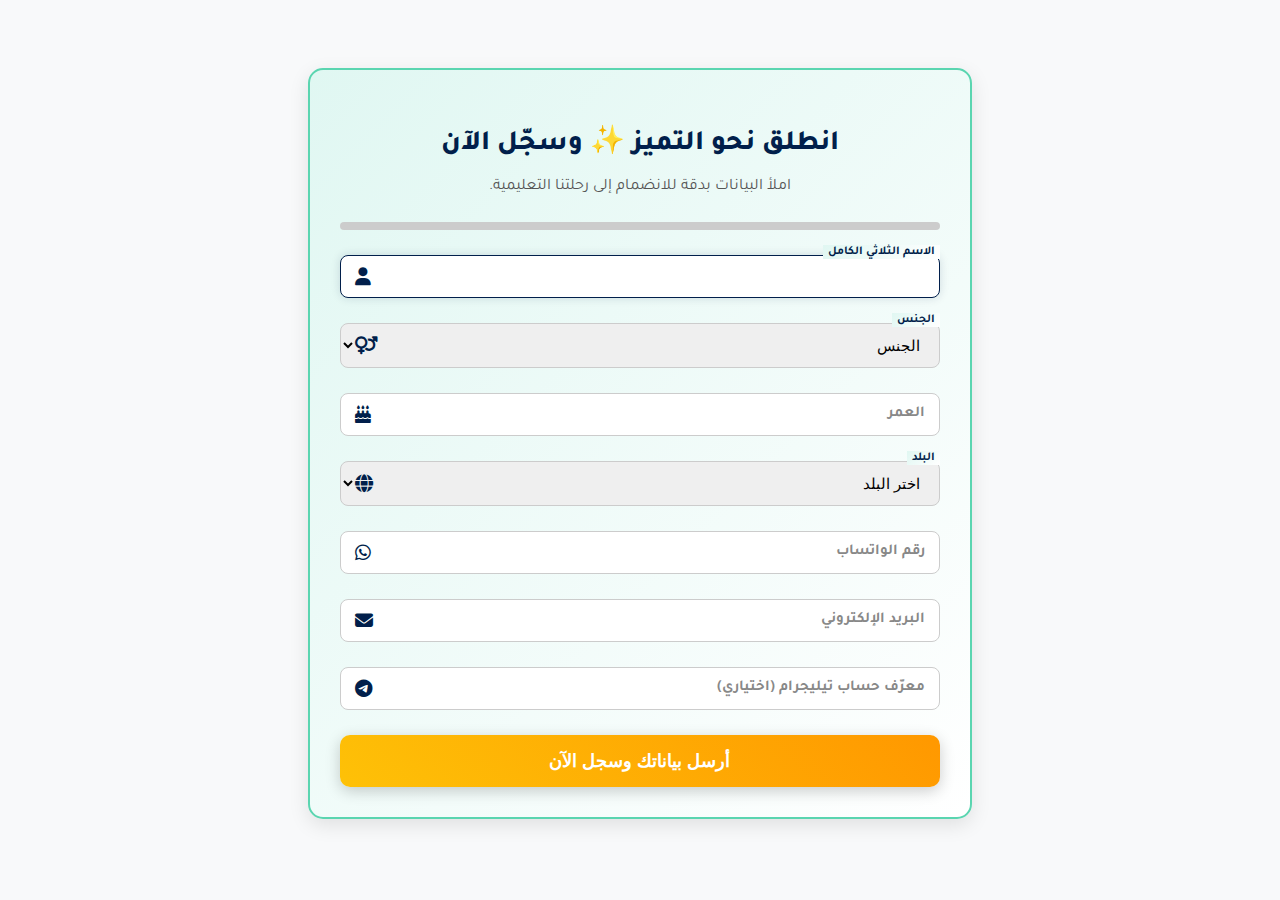
<file: form.html>
<!DOCTYPE html>
<html lang="ar" dir="rtl">
<head>
    <meta charset="UTF-8">
    <meta name="viewport" content="width=device-width, initial-scale=1.0">
    <title>نموذج التسجيل</title>
    <link href="https://fonts.googleapis.com/css2?family=Tajawal:wght@300;400;500;700;800;900&display=swap" rel="stylesheet">
    <link rel="stylesheet" href="https://cdnjs.cloudflare.com/ajax/libs/font-awesome/6.4.0/css/all.min.css">
    <script src="countries.js"></script>
    <style>
        :root {
            --primary-color: #011f4b;
            --secondary-color: #fec107;
            --accent-color: #5ad5b0;
            --text-color: #212529;
            --bg-color: #f8f9fa;
        }

        body {
            font-family: 'Tajawal', sans-serif;
            background-color: var(--bg-color);
            direction: rtl;
            text-align: right;
            padding: 20px;
        }

        .form-container {
            max-width: 600px;
            margin: 40px auto;
            background: linear-gradient(135deg, #e0f7f2, #ffffff);
            padding: 30px;
            border-radius: 15px;
            border: 2px solid var(--accent-color);
            box-shadow: 0 6px 20px rgba(0, 0, 0, 0.1);
            animation: fadeIn 0.8s ease-in-out;
            position: relative;
        }

        @keyframes fadeIn {
            from { opacity: 0; transform: translateY(20px); }
            to { opacity: 1; transform: translateY(0); }
        }

        .form-header {
            text-align: center;
            margin-bottom: 25px;
        }

        .form-header h2 {
            color: var(--primary-color);
            font-size: 28px;
            font-weight: 800;
            margin-bottom: 5px;
        }

        .form-header h2 .sparkle {
            animation: sparkle 1s infinite alternate;
            display: inline-block;
        }

        @keyframes sparkle {
            from { transform: scale(1); opacity: 0.8; }
            to { transform: scale(1.2); opacity: 1; }
        }
        
        .form-header p {
            color: #555;
            font-size: 16px;
        }

        .progress-bar-container {
            height: 8px;
            background-color: #ccc;
            border-radius: 4px;
            margin-bottom: 25px;
            overflow: hidden;
        }

        .progress-bar {
            height: 100%;
            background: var(--accent-color);
            transition: width 0.6s cubic-bezier(0.4, 0, 0.2, 1);
            width: 0%;
        }

        .input-group {
            position: relative;
            margin-bottom: 25px;
        }
        
        .input-with-icon {
            position: relative;
        }

        .input-with-icon input,
        .input-with-icon select {
            width: 100%;
            padding: 12px 15px;
            padding-left: 45px;
            border-radius: 8px;
            border: 1px solid #ccc;
            font-size: 15px;
            transition: border-color 0.3s, box-shadow 0.3s;
            box-sizing: border-box;
        }

        .input-with-icon input:focus, .input-with-icon select:focus {
            outline: none;
            border-color: var(--primary-color);
            box-shadow: 0 0 10px rgba(1, 31, 75, 0.15);
        }
        
        .input-with-icon .floating-label {
            position: absolute;
            top: 12px;
            right: 15px;
            font-weight: 700;
            color: #888;
            font-size: 15px;
            pointer-events: none;
            transition: all 0.3s ease;
        }

        .input-with-icon input:focus + .floating-label,
        .input-with-icon input:not(:placeholder-shown) + .floating-label,
        .input-with-icon select:focus + .floating-label,
        .input-with-icon select:not([value=""]) + .floating-label {
            top: -10px;
            right: 0;
            font-size: 12px;
            color: var(--primary-color);
            background: linear-gradient(135deg, #e0f7f2, #ffffff);
            padding: 0 5px;
        }

        .input-with-icon .icon {
            position: absolute;
            left: 15px;
            top: 50%;
            transform: translateY(-50%);
            color: var(--primary-color);
            pointer-events: none;
            font-size: 18px;
            transition: color 0.3s ease;
        }

        .input-with-icon input:focus, .input-with-icon select:focus {
            padding-left: 45px;
        }

        .input-with-icon .error-message {
            color: #dc3545;
            font-size: 12px;
            margin-top: 5px;
            display: none;
        }
        
        .input-with-icon input.is-invalid, .input-with-icon select.is-invalid {
            border-color: #dc3545;
            animation: shake 0.5s;
        }
        
        button {
            background: linear-gradient(45deg, var(--secondary-color), #ff9800);
            color: #fff;
            font-weight: 700;
            font-size: 18px;
            width: 100%;
            padding: 15px;
            border: none;
            border-radius: 10px;
            cursor: pointer;
            transition: transform 0.2s, box-shadow 0.3s, background-color 0.3s, opacity 0.3s;
            box-shadow: 0 4px 15px rgba(0, 0, 0, 0.2);
            position: relative;
            overflow: hidden;
        }

        button:hover:not(:disabled) {
            transform: scale(1.03);
            box-shadow: 0 6px 20px rgba(0, 0, 0, 0.25);
        }

        button:disabled {
            cursor: not-allowed;
            opacity: 0.7;
        }

        button .loader {
            display: none;
            width: 20px;
            height: 20px;
            border: 3px solid #f3f3f3;
            border-top: 3px solid #3498db;
            border-radius: 50%;
            animation: spin 1s linear infinite;
            position: absolute;
            top: 50%;
            left: 50%;
            transform: translate(-50%, -50%);
        }

        button.loading .loader { display: block; }
        button.loading .btn-text { visibility: hidden; }

        @keyframes spin {
            0% { transform: translate(-50%, -50%) rotate(0deg); }
            100% { transform: translate(-50%, -50%) rotate(360deg); }
        }
        
        #form-message {
            text-align: center;
            margin-top: 15px;
            padding: 10px;
            border-radius: 8px;
            font-weight: bold;
            font-size: 16px;
        }

        #form-message.success {
            background-color: #d4edda;
            color: #155724;
            border: 1px solid #c3e6cb;
            animation: slideIn 0.5s ease-out;
        }

        #form-message.error {
            background-color: #f8d7da;
            color: #721c24;
            border: 1px solid #f5c6cb;
            animation: shake 0.5s ease-in-out;
        }
        
        @keyframes slideIn {
            from { opacity: 0; transform: translateY(-10px); }
            to { opacity: 1; transform: translateY(0); }
        }

        @keyframes shake {
            0%, 100% { transform: translateX(0); }
            10%, 30%, 50%, 70%, 90% { transform: translateX(-5px); }
            20%, 40%, 60%, 80% { transform: translateX(5px); }
        }

    </style>
</head>
<body>

<div class="form-container">
    <div class="form-header">
        <h2 id="form-main-title">انطلق نحو التميز <span class="sparkle">✨</span> وسجّل الآن</h2>
        <p>املأ البيانات بدقة للانضمام إلى رحلتنا التعليمية.</p>
    </div>

    <div class="progress-bar-container">
        <div class="progress-bar" id="progress-bar"></div>
    </div>
    
    <form id="form" action="https://script.google.com/macros/s/AKfycbyp5BCm_hojFc2o515r5q-ermSjC68sKaxAbzN2qyGFMuCLWF8ywlYIcX8JdQ7OP3p-WQ/exec" method="post">
        <div class="input-group">
            <div class="input-with-icon">
                <input type="text" name="name" id="name" placeholder=" " required autofocus autocapitalize="words">
                <label class="floating-label" for="name">الاسم الثلاثي الكامل</label>
                <i class="icon fas fa-user"></i>
            </div>
            <div class="error-message" id="name-error">الرجاء إدخال الاسم الثلاثي الكامل.</div>
        </div>

        <div class="input-group">
            <div class="input-with-icon">
                <select name="gender" id="gender" required>
                    <option value="" disabled selected>الجنس</option>
                    <option value="ذكر">ذكر</option>
                    <option value="أنثى">أنثى</option>
                </select>
                <label class="floating-label" for="gender">الجنس</label>
                <i class="icon fas fa-venus-mars"></i>
            </div>
            <div class="error-message" id="gender-error">الرجاء اختيار الجنس.</div>
        </div>

        <div class="input-group">
            <div class="input-with-icon">
                <input type="number" name="age" id="age" placeholder=" " inputmode="numeric" required min="1" max="99">
                <label class="floating-label" for="age">العمر</label>
                <i class="icon fas fa-birthday-cake"></i>
            </div>
            <div class="error-message" id="age-error"></div>
        </div>

        <div class="input-group">
            <div class="input-with-icon">
                <select name="country" id="country" required>
                    <option value="" disabled selected>اختر البلد</option>
                </select>
                <label class="floating-label" for="country">البلد</label>
                <i class="icon fas fa-globe"></i>
            </div>
            <div class="error-message" id="country-error">الرجاء اختيار اسم البلد.</div>
        </div>

        <div class="input-group">
            <div class="input-with-icon">
                <input type="tel" name="phone" id="phone" placeholder=" " pattern="^\+\d{8,15}$" inputmode="tel" required>
                <label class="floating-label" for="phone">رقم الواتساب</label>
                <i class="icon fab fa-whatsapp"></i>
            </div>
            <div class="error-message" id="phone-error">الرجاء إدخال رقم هاتف صحيح (مثال: +966...).</div>
        </div>

        <div class="input-group">
            <div class="input-with-icon">
                <input type="email" name="email" id="email" placeholder=" " required autocapitalize="none">
                <label class="floating-label" for="email">البريد الإلكتروني</label>
                <i class="icon fas fa-envelope"></i>
            </div>
            <div class="error-message" id="email-error">الرجاء إدخال بريد إلكتروني صحيح.</div>
        </div>

        <div class="input-group">
            <div class="input-with-icon">
                <input type="text" name="telegram" id="telegram" placeholder=" " autocapitalize="none">
                <label class="floating-label" for="telegram">معرّف حساب تيليجرام (اختياري)</label>
                <i class="icon fab fa-telegram-plane"></i>
            </div>
        </div>

        <input type="hidden" name="CourseName" id="course-name-input">
        <input type="hidden" name="registrationDate" id="registration-date-input">

        <button type="submit" id="submit-btn">
            <span class="btn-text">أرسل بياناتك وسجل الآن</span>
            <div class="loader"></div>
        </button>
    </form>
    
    <div id="form-message" style="display:none;"></div>
</div>

<script>
    document.addEventListener('DOMContentLoaded', () => {
        const form = document.getElementById('form');
        const submitBtn = document.getElementById('submit-btn');
        const formMessage = document.getElementById('form-message');
        const inputs = document.querySelectorAll("#form input:not([type='hidden']), #form select");
        const progressBar = document.getElementById('progress-bar');
        const formMainTitle = document.getElementById('form-main-title');
        const totalInputs = inputs.length;
        
        // مصفوفة تحتوي على رسائل خطأ فكاهية لحقل العمر
        const ageErrorMessages = [
            "عفوًا 😅 واضح إنك حضرت افتتاح أول مدرسة بالعالم! النظام ما يتحمل فوق 99 سنة... لو أكبر، لازم تدخل مع فريق الديناصورات في المتحف 🤭.",
            "عفوًا 😅 شكلك الوحيد اللي كان مع نوح في السفينة 🛶! النموذج ما يقبل فوق 99... إذا أكبر من كذا، متحف التاريخ الطبيعي فاتح لك ذراعيه 🤭.",
            "عفوًا 😅 إذا عمرك فوق 99، فهذا يعني إنك لعبت مع آدم في الحديقة 😂! النظام يتوقف هنا، والباقي يكمّلوه في المتحف 🤭.",
            "عفوًا 😅 واضح إنك كنت حاضر لحظة اختراع العجلة الأولى 🚲! عندنا حد أقصى 99 سنة، بعدها يتم تحويلك تلقائيًا إلى قسم الآثار 🤭.",
            "عفوًا 😅 يبدو أنك من جيل الأجداد الأوائل ! المؤسسة عندها سقف 99 سنة بس... يعني لو عمرك أكثر، لازم تسجل في متحف التاريخ الطبيعي بدل من هنا 🤭."
        ];

        // تأكد من إخفاء جميع رسائل الخطأ عند تحميل الصفحة
        document.querySelectorAll('.error-message').forEach(el => el.style.display = 'none');

        // ملء حقل اسم الدورة من عنوان URL
        const urlParams = new URLSearchParams(window.location.search);
        const courseName = urlParams.get("course");
        if (courseName) {
            const decodedCourseName = decodeURIComponent(courseName);
            document.getElementById("course-name-input").value = decodedCourseName;
            formMainTitle.innerHTML = `📘 أنت تسجل الآن في: <span style="color:var(--accent-color);">${decodedCourseName}</span>`;
        }

        // ملء قائمة الدول المنسدلة
        const countrySelect = document.getElementById('country');
        arabCountries.forEach(country => {
            const option = document.createElement('option');
            option.value = country;
            option.textContent = country;
            countrySelect.appendChild(option);
        });

        // تحديث شريط التقدم
        const updateProgress = () => {
            let filledInputs = 0;
            inputs.forEach(input => {
                // التحقق من أن القيمة ليست فارغة
                if (input.value && input.checkValidity() && input.value !== "") {
                    filledInputs++;
                }
            });
            const progress = (filledInputs / totalInputs) * 100;
            progressBar.style.width = `${progress}%`;
        };
        
        // التحقق من صحة المدخلات وتحديث الواجهة
        inputs.forEach(input => {
            const icon = input.closest('.input-with-icon').querySelector('.icon');
            const errorMessage = input.closest('.input-group').querySelector('.error-message');

            input.addEventListener("input", () => {
                // تحقق خاص من صحة حقل العمر
                if (input.id === 'age') {
                    const ageValue = parseInt(input.value, 10);
                    if (ageValue > 99 || input.value.length > 2) {
                        input.classList.add('is-invalid');
                        // اختيار رسالة عشوائية من المصفوفة
                        const randomIndex = Math.floor(Math.random() * ageErrorMessages.length);
                        errorMessage.textContent = ageErrorMessages[randomIndex];
                        if (errorMessage) errorMessage.style.display = 'block';
                    } else {
                        input.classList.remove('is-invalid');
                        if (errorMessage) errorMessage.style.display = 'none';
                    }
                }
                
                // التحقق العام من صحة جميع المدخلات
                if (input.checkValidity() && input.value !== "") {
                    icon.style.color = "#28a745";
                } else {
                    icon.style.color = "var(--primary-color)";
                }
                updateProgress();
            });

            input.addEventListener("blur", () => {
                // التعامل مع التحقق من صحة الحقول عند فقدان التركيز
                if (input.id === 'age') {
                    const ageValue = parseInt(input.value, 10);
                    if (!input.checkValidity() && input.value && (ageValue > 99)) {
                        input.classList.add('is-invalid');
                        const randomIndex = Math.floor(Math.random() * ageErrorMessages.length);
                        errorMessage.textContent = ageErrorMessages[randomIndex];
                        if (errorMessage) errorMessage.style.display = 'block';
                    } else {
                        input.classList.remove('is-invalid');
                        if (errorMessage) errorMessage.style.display = 'none';
                    }
                } else {
                    if (!input.checkValidity() && input.value !== "") {
                        input.classList.add('is-invalid');
                        if (errorMessage) errorMessage.style.display = 'block';
                    }
                }
            });
        });

        // منطق إرسال النموذج
        form.addEventListener('submit', async (e) => {
            e.preventDefault();
            
            let isFormValid = form.checkValidity();
            const ageInput = document.getElementById('age');
            if (parseInt(ageInput.value, 10) > 99) {
                isFormValid = false;
            }

            if (!isFormValid) {
                inputs.forEach(input => {
                    const errorMessage = input.closest('.input-group').querySelector('.error-message');
                    if (!input.checkValidity() || (input.id === 'age' && parseInt(input.value, 10) > 99)) {
                        input.classList.add('is-invalid');
                        if (input.id === 'age') {
                            const randomIndex = Math.floor(Math.random() * ageErrorMessages.length);
                            errorMessage.textContent = ageErrorMessages[randomIndex];
                        }
                        if (errorMessage) errorMessage.style.display = 'block';
                    } else {
                        input.classList.remove('is-invalid');
                        if (errorMessage) errorMessage.style.display = 'none';
                    }
                });
                return;
            }

            // هنا يتم إضافة التاريخ والوقت قبل الإرسال
            document.getElementById('registration-date-input').value = new Date().toLocaleString('ar-AE', { timeZone: 'Asia/Dubai' });

            const isConfirmed = confirm('هل أنت متأكد من صحة البيانات المدخلة؟');
            if (!isConfirmed) return;
            
            submitBtn.disabled = true;
            submitBtn.classList.add('loading');
            formMessage.style.display = 'none';

            try {
                const formData = new FormData(form);
                const response = await fetch(form.action, {
                    method: 'POST',
                    body: formData
                });

                formMessage.style.display = 'block';
                formMessage.className = 'success';
                formMessage.textContent = '✅ تم إرسال بياناتك بنجاح! سيتم التواصل معك قريبًا.';
                form.reset();
                updateProgress();
                inputs.forEach(input => {
                    input.classList.remove('is-invalid');
                    const icon = input.closest('.input-with-icon').querySelector('.icon');
                    if(icon) icon.style.color = "var(--primary-color)";
                });

            } catch (error) {
                formMessage.style.display = 'block';
                formMessage.className = 'error';
                formMessage.textContent = '❌ حدث خطأ أثناء الإرسال. يرجى المحاولة مرة أخرى.';
            } finally {
                submitBtn.disabled = false;
                submitBtn.classList.remove('loading');
            }
        });
    });
</script>

</body>
</html>
</file>
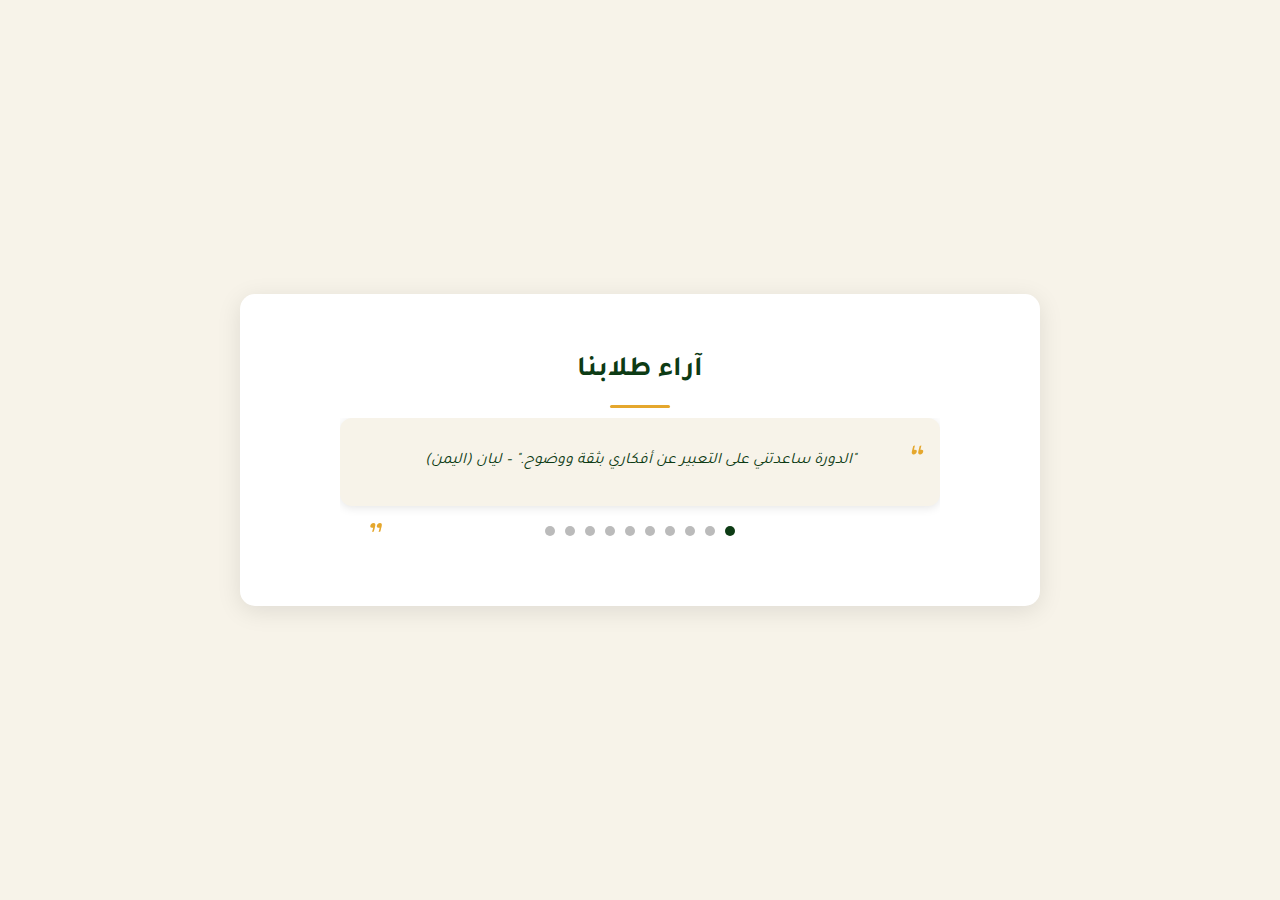
<file: testimonials.html>
<!DOCTYPE html>
<html lang="ar" dir="rtl">
<head>
  <meta charset="UTF-8">
  <meta name="viewport" content="width=device-width, initial-scale=1.0">
  <title>آراء طلابنا - مؤسسة كن أنت</title>
  
  <link href="https://fonts.googleapis.com/css2?family=Tajawal:wght@400;700&display=swap" rel="stylesheet">
  <link rel="stylesheet" href="https://cdnjs.cloudflare.com/ajax/libs/font-awesome/6.4.0/css/all.min.css">
  
  <style>
    /* -------------------- إعدادات CSS الأساسية -------------------- */
    :root {
      --primary-color: #0d3b14; /* اللون الأساسي: أخضر داكن */
      --secondary-color: #e5a72d; /* اللون الثانوي: ذهبي/أصفر */
      --accent-color: #f7f3e9; /* لون الخلفية: بيج فاتح */
      --text-color: #f4f4f4; /* لون النصوص: أبيض */
    }
    
    body {
      margin: 0;
      font-family: 'Tajawal', sans-serif;
      background-color: var(--accent-color);
      color: var(--primary-color);
      line-height: 1.7;
      display: flex;
      justify-content: center;
      align-items: center;
      min-height: 100vh;
    }
    
    /* -------------------- تنسيق قسم آراء الطلاب -------------------- */
    .section {
      width: 90%;
      max-width: 800px;
      margin: 30px auto;
      padding: 30px 20px;
      background: #fff;
      border-radius: 15px;
      box-shadow: 0 5px 25px rgba(0,0,0,0.1);
      box-sizing: border-box;
      text-align: center;
    }
    
    .section h2 {
      color: var(--primary-color);
      margin-bottom: 10px;
      font-size: 28px;
      position: relative;
    }
    
    .section h2::after {
      content: '';
      display: block;
      width: 60px;
      height: 3px;
      background: var(--secondary-color);
      margin: 10px auto 0;
      border-radius: 2px;
    }
    
    .slider-container {
      position: relative;
      width: 100%;
      max-width: 600px;
      margin: 0 auto;
      overflow: hidden;
      padding-bottom: 40px;
    }
    
    .testimonial {
      display: none;
      background: var(--accent-color);
      padding: 30px;
      border-radius: 12px;
      font-style: italic;
      text-align: center;
      box-shadow: 0 2px 10px rgba(0,0,0,0.1);
      animation: fade-in 1s ease-in-out;
    }
    
    .testimonial.active {
      display: block;
    }
    
    .testimonial::before {
      content: '\201C';
      font-size: 50px;
      color: var(--secondary-color);
      position: absolute;
      top: 10px;
      right: 20px;
    }
    
    .testimonial::after {
      content: '\201D';
      font-size: 50px;
      color: var(--secondary-color);
      position: absolute;
      bottom: -15px;
      left: 20px;
    }
    
    @keyframes fade-in {
        from { opacity: 0; }
        to { opacity: 1; }
    }
    
    /* تنسيق نقاط التنقل (dots) */
    .slider-dots {
      text-align: center;
      margin-top: 20px;
      display: flex;
      flex-wrap: wrap;
      justify-content: center;
      align-items: center;
      position: relative;
      overflow: hidden;
      max-width: 220px;
      margin-left: auto;
      margin-right: auto;
    }
    
    .dot {
      display: inline-block;
      height: 10px;
      width: 10px;
      background-color: #bbb;
      border-radius: 50%;
      margin: 0 5px;
      cursor: pointer;
      transition: background-color 0.3s ease;
    }
    
    .dot.active {
      background-color: var(--primary-color);
    }
    
    @media (max-width: 768px) {
      .section {
        width: 95%;
        padding: 20px 15px;
        margin: 20px auto;
      }
      .section h2 { font-size: 24px; }
      .testimonial { padding: 25px; }
      .testimonial::before, .testimonial::after { font-size: 40px; }
    }
    
    @media (max-width: 400px) {
      .testimonial { padding: 20px; }
    }
  </style>
</head>
<body>
  
  <div class="section">
    <h2>آراء طلابنا</h2>
    <div class="slider-container">
      <div class="testimonial active">"الدورة ساعدتني على التعبير عن أفكاري بثقة ووضوح." – ليان (اليمن)</div>
      <div class="testimonial">"تعلمت الاستماع بشكل فعّال وفهم الآخرين بطريقة أعمق." – رامي (السعودية)</div>
      <div class="testimonial">"التمارين العملية جعلتني أكثر قدرة على التواصل مع فريقي وزملائي." – سارة (مصر)</div>
      <div class="testimonial">"الحمد لله، أصبحت أتعامل مع الصراعات بذكاء واحترافية." – زيد (الأردن)</div>
      <div class="testimonial">"الدورة علمتني فنون الإقناع والتأثير الإيجابي على الآخرين." – هالة (العراق)</div>
      <div class="testimonial">"تعلمت كيفية بناء علاقات متينة ومؤثرة في حياتي المهنية والشخصية." – عمر (المغرب)</div>
      <div class="testimonial">"كانت التجربة رائعة وغيرت طريقة تفكيري في التعلم." – نجلاء (الجزائر)</div>
      <div class="testimonial">"زاد تركيزي بشكل ملحوظ، وأصبحت أستثمر وقتي بشكل أفضل." – حسين (تونس)</div>
      <div class="testimonial">"الدورة أهدتني أدوات عملية ساعدتني في تطوير نفسي." – فاطمة (سوريا)</div>
      <div class="testimonial">"أصبحت أكثر قدرة على مواجهة ضغوط الحياة." – عادل (السودان)</div>
      <div class="testimonial">"التدريب فتح لي آفاقًا جديدة في مجال عملي." – مها (فلسطين)</div>
      <div class="testimonial">"تعلمت مهارات ساعدتني في دراستي الجامعية." – سامر (ليبيا)</div>
      <div class="testimonial">"زاد طموحي بعد هذه الدورة، وأصبحت أرى مستقبلي بشكل أوضح." – ريم (الكويت)</div>
      <div class="testimonial">"أكثر ما أعجبني هو الجانب العملي والتطبيق المباشر." – خالد (قطر)</div>
      <div class="testimonial">"لم أتوقع أن أتعلم بهذه السرعة والسهولة." – دعاء (الإمارات)</div>
      <div class="testimonial">"أصبحت أكثر انضباطًا وإيجابية في حياتي اليومية." – ياسر (البحرين)</div>
      <div class="testimonial">"الدورة ساعدتني على تحسين تواصلي مع عائلتي وزملائي." – لينا (سلطنة عمان)</div>
      <div class="testimonial">"شعرت بالفخر عندما كسرت حاجز النسيان وضعف الذاكرة." – مصطفى (لبنان)</div>
      <div class="testimonial">"التدريب جعلني أؤمن أن التغيير ممكن في أي عمر." – سناء (موريتانيا)</div>
      <div class="testimonial">"التجربة كانت مليئة بالتحديات والإنجازات." – إبراهيم (اليمن)</div>
      <div class="testimonial">"شكرًا للقائمين على هذا البرنامج الرائع." – صفاء (السعودية)</div>
      <div class="testimonial">"شخصيًا أصبحت أكثر ثقة في قدراتي." – ناصر (مصر)</div>
      <div class="testimonial">"تعلمت أن النجاح يحتاج إلى صبر ومثابرة." – أماني (الأردن)</div>
      <div class="testimonial">"التمارين العقلية غيرت نظرتي للحفظ والتذكر." – يوسف (العراق)</div>
      <div class="testimonial">"أكثر شيء رائع هو روح الفريق والدعم المستمر." – آية (المغرب)</div>
      <div class="testimonial">"شعرت أنني أصبحت شخصًا جديدًا بعد الدورة." – هيثم (الجزائر)</div>
      <div class="testimonial">"تعلمت كيف أستغل وقتي بشكل صحيح." – سلوى (تونس)</div>
      <div class="testimonial">"البرنامج منحني حافزًا للاستمرار نحو أهدافي." – محمود (سوريا)</div>
      <div class="testimonial">"المدربون كانوا رائعين وملهمين." – جميلة (السودان)</div>
      <div class="testimonial">"الدورة جعلتني أتحدى نفسي كل يوم." – بشير (فلسطين)</div>
      <div class="testimonial">"أصبحت أكثر تنظيمًا في حياتي العملية." – هدى (ليبيا)</div>
      <div class="testimonial">"لم أكن أتصور أنني قادر على الحفظ بهذه السرعة." – رائد (الكويت)</div>
      <div class="testimonial">"تجربة غيرت حياتي إلى الأفضل." – بشرى (قطر)</div>
      <div class="testimonial">"تعلمت أن الإرادة تصنع المعجزات." – مروان (الإمارات)</div>
      <div class="testimonial">"أكثر شيء أحببته هو النتائج الملموسة." – سعاد (البحرين)</div>
      <div class="testimonial">"أشعر أنني أقوى وأكثر ثقة من قبل." – فادي (سلطنة عمان)</div>
      <div class="testimonial">"التجربة كانت مليئة بالإيجابية والتحفيز." – نور (لبنان)</div>
      <div class="testimonial">"الدورة أضافت لي خبرات عملية في وقت قصير." – كريمة (موريتانيا)</div>
      <div class="testimonial">"وجدت نفسي أتذكر التفاصيل بسرعة مدهشة." – زياد (اليمن)</div>
      <div class="testimonial">"هذه التجربة تستحق كل دقيقة." – ندى (السعودية)</div>
      <div class="testimonial">"أصبحت أنجز مهامي الدراسية بسرعة أكبر." – أحمد (مصر)</div>
      <div class="testimonial">"زاد حماسي بعد أن رأيت التطور الكبير عندي." – غادة (الأردن)</div>
      <div class="testimonial">"لمست فرقًا واضحًا في حياتي اليومية." – وسيم (العراق)</div>
      <div class="testimonial">"أكثر شيء تعلمته هو الثقة بالنفس." – منى (المغرب)</div>
      <div class="testimonial">"الدورة أعطتني دافعًا قويًا للنجاح." – طارق (الجزائر)</div>
      <div class="testimonial">"أصبحت أتعامل مع التحديات بعقلية جديدة." – هناء (تونس)</div>
      <div class="testimonial">"شعرت أنني تقدمت خطوات كبيرة في وقت قصير." – علي (سوريا)</div>
      <div class="testimonial">"النتائج فاقت كل توقعاتي." – هالة (السودان)</div>
      <div class="testimonial">"البرنامج مميز بكل المقاييس." – بلال (فلسطين)</div>
      <div class="testimonial">"الدورة غيرت طريقة تفكيري في التعلم." – ريم (ليبيا)</div>
      <div class="testimonial">"كانت البداية صعبة لكن النتيجة مذهلة." – أحمد (الكويت)</div>
      <div class="testimonial">"تعلمت أن العقل لا يعرف المستحيل." – نجلاء (قطر)</div>
      <div class="testimonial">"بفضل الله ثم الدورة أصبحت أفضل بكثير." – سيف (الإمارات)</div>
      <div class="testimonial">"أصبحت أكثر صبرًا وإصرارًا بعد التدريب." – نورة (البحرين)</div>
      <div class="testimonial">"المدربون والمتدربون كانوا مثل عائلة واحدة." – جلال (سلطنة عمان)</div>
      <div class="testimonial">"استفدت من كل دقيقة في الدورة." – حنان (لبنان)</div>
      <div class="testimonial">"شعرت أنني في بيئة محفزة جدًا." – رشا (موريتانيا)</div>
      <div class="slider-dots"></div>
    </div>
  </div>

  <script>
    let slideIndex = 0;
    const testimonials = document.querySelectorAll('.testimonial');
    const dotsContainer = document.querySelector('.slider-dots');

    // إنشاء نقاط التنقل بناءً على عدد الآراء (10 نقاط كحد أقصى)
    dotsContainer.innerHTML = '';
    const maxDots = 10;
    for (let i = 0; i < Math.min(testimonials.length, maxDots); i++) {
        const dot = document.createElement('span');
        dot.classList.add('dot');
        dot.addEventListener('click', () => showSlide(i));
        dotsContainer.appendChild(dot);
    }
    
    const dots = document.querySelectorAll('.dot');
    
    // وظيفة لعرض الشريحة المحددة
    function showSlide(index) {
      if (index >= testimonials.length) {
        slideIndex = 0;
      } else if (index < 0) {
        slideIndex = testimonials.length - 1;
      } else {
        slideIndex = index;
      }
      
      testimonials.forEach(testimonial => testimonial.classList.remove('active'));
      dots.forEach(dot => dot.classList.remove('active'));
      
      testimonials[slideIndex].classList.add('active');
      
      // التأكد من أن نقطة الترقيم النشطة لا تتجاوز عدد النقاط المرئية
      dots[slideIndex % maxDots].classList.add('active');
    }
    
    // الانتقال إلى الشريحة التالية تلقائياً
    function nextSlide() {
      showSlide(slideIndex + 1);
    }
    
    // تشغيل الانتقال التلقائي كل 4 ثوانٍ
    setInterval(nextSlide, 4000);
    
    // عرض أول شريحة عند تحميل الصفحة
    showSlide(0);
  </script>
</body>
</html>
</file>
<file: styles/main.css>
/* -------------------- إعدادات CSS العامة -------------------- */
    
/* تعريف الألوان الأساسية في متغيرات لتسهيل التعديل */
:root {
  --primary-color: #0d3b14; /* اللون الأساسي: أخضر داكن */
  --secondary-color: #e5a72d; /* اللون الثانوي: ذهبي/أصفر */
  --accent-color: #f7f3e9; /* لون الخلفية: بيج فاتح */
  --text-color: #f4f4f4; /* لون النصوص: أبيض */
}

/* تنسيق الجسم الأساسي للصفحة */
body {
  margin: 0;
  font-family: 'Tajawal', sans-serif;
  background-color: var(--accent-color);
  color: var(--primary-color);
  line-height: 1.7;
  overflow-x: hidden; /* إخفاء أي محتوى يخرج عن عرض الصفحة */
}

/* -------------------- تنسيق الأقسام -------------------- */

/* تنسيق الهيدر (العنوان وقائمة التنقل) */
header {
  background: var(--primary-color);
  color: var(--text-color);
  padding: 15px 20px;
  display: flex;
  justify-content: space-between;
  align-items: center;
}
header h1 { margin: 0; font-size: 24px; font-weight: bold; }
nav a {
  color: var(--text-color);
  text-decoration: none;
  margin-left: 15px;
  font-weight: bold;
  transition: color 0.3s ease;
}
nav a:hover { color: var(--secondary-color); }

/* تنسيق قسم "البطل" (Hero Section) في أعلى الصفحة) */
.hero {
  background: url("https://www.raed.net/img?id=1422661") no-repeat center/cover;
  color: #fff;
  text-align: center;
  padding: 120px 20px;
  position: relative;
}
.hero::after {
  content: "";
  position: absolute;
  top: 0; left: 0;
  width: 100%; height: 100%;
  background: rgba(0,0,0,0.6); /* طبقة شفافة فوق الصورة */
}
.hero-text {
  position: relative;
  z-index: 2;
  background: rgba(13, 59, 20, 0.7);
  padding: 30px 40px;
  border-radius: 15px;
  color: var(--accent-color);
  border: 2px solid var(--secondary-color);
}
.hero-text h2 { 
  font-size: clamp(28px, 6vw, 38px);
  margin: 0 0 10px 0;
  font-weight: 700;
}
.hero-text p {
  font-size: clamp(16px, 4vw, 20px);
  margin: 0 0 25px 0;
  font-weight: 400;
}
.hero-text a {
  background: linear-gradient(45deg, #e5a72d, #f9c257);
  color: var(--primary-color);
  padding: 14px 30px;
  border-radius: 8px;
  text-decoration: none;
  font-weight: bold;
  transition: transform 0.3s ease;
}
.hero-text a:hover { transform: scale(1.05); }

/* تنسيق شريط الأخبار المتحرك */
.marquee {
  width: 100%;
  background: gold;
  color: var(--primary-color);
  overflow: hidden;
  white-space: nowrap;
  box-sizing: border-box;
  padding: 12px 0;
  font-weight: bold;
}
.marquee span {
  display: inline-block;
  padding-left: 100%;
  animation: marquee 70s linear infinite;
}

.ticker-wrap {
  width: 100%;
  overflow: hidden;
  background: var(--primary-color);
  color: var(--text-color);
  padding: 10px 0;
  font-weight: bold;
}

.ticker {
  display: inline-block;
  white-space: nowrap;
  animation: marquee 30s linear infinite;
}

@keyframes marquee {
  0% {
    transform: translateX(0%); /* يبدأ عند حافة اليسار */
  }
  100% {
    transform: translateX(100%); /* يتحرك للخارج جهة اليمين */
  }
}

/* تنسيق الأقسام الرئيسية (من نحن، مميزاتنا، الدورات، إلخ) */
.section {
  width: 90%;
  max-width: 1100px;
  margin: 30px auto; 
  padding: 30px 20px; 
  background: #fff;
  border-radius: 15px;
  box-shadow: 0 5px 25px rgba(0,0,0,0.1);
  box-sizing: border-box;
}

/* التحكم في ارتفاع قسم الدورات */
#coursess.section {
  height: 350px; 
  overflow: hidden;
}

/* تنسيق عناوين الأقسام (مثال: من نحن، مميزاتنا) */
.section h2 {
  color: var(--primary-color);
  margin-bottom: 10px; 
  font-size: 28px;
  text-align: center;
  position: relative;
}
.section h2::after {
  content: '';
  display: block;
  width: 60px;
  height: 3px;
  background: var(--secondary-color);
  margin: 10px auto 0;
  border-radius: 2px;
}

/* تنسيق قسم المميزات */
.features {
  display: grid;
  grid-template-columns: repeat(auto-fit, minmax(250px, 1fr));
  gap: 25px;
  text-align: center;
}
.feature-card {
  background: var(--accent-color);
  padding: 30px;
  border-radius: 10px;
  box-shadow: 0 2px 10px rgba(0,0,0,0.05);
  transition: transform 0.3s ease, box-shadow 0.3s ease;
}
.feature-card:hover {
  transform: translateY(-10px);
  box-shadow: 0 8px 20px rgba(0,0,0,0.15);
}
.feature-card i {
  font-size: 45px;
  color: var(--secondary-color);
  margin-bottom: 15px;
}

/* -------------------- تنسيق Swiper (سلايدر الدورات) -------------------- */
.swiper {
  width: 100%;
  padding-bottom: 5px;
  box-sizing: border-box;
  height: 150px; 
}
.swiper-wrapper {
  padding-top: 0; 
  align-items: center;
}
.swiper-slide {
  text-align: center;
  background: var(--accent-color);
  height: 70px; 
  display: flex;
  align-items: center;
  justify-content: center;
  padding: 10px 25px; 
  border-radius: 12px;
  box-shadow: 0 2px 10px rgba(0,0,0,0.05);
  transition: transform 0.3s ease, box-shadow 0.3s ease;
}
.swiper-slide:hover {
  transform: translateY(-8px);
  box-shadow: 0 5px 15px rgba(0,0,0,0.1);
}
.swiper-slide .course-title {
  font-weight: bold;
  font-size: 18px;
  color: var(--primary-color);
}
.swiper-button-next, .swiper-button-prev {
  color: var(--primary-color) !important;
  background: var(--secondary-color);
  width: 40px;
  height: 40px;
  border-radius: 50%;
  transition: background-color 0.3s;
}
.swiper-button-next::after, .swiper-button-prev::after {
  font-size: 16px !important;
  font-weight: bold;
}
.swiper-button-next:hover, .swiper-button-prev:hover {
  background: #f9c257;
}
.swiper-pagination-bullet {
  background: var(--primary-color);
  width: 10px;
  height: 10px;
  opacity: 0.7;
}
.swiper-pagination-bullet-active {
  opacity: 1;
  background: var(--secondary-color);
}

/* -------------------- تنسيق سلايدر آراء الطلاب -------------------- */
.slider-container {
  position: relative;
  width: 100%;
  max-width: 600px;
  margin: 0 auto; 
  overflow: hidden;
  padding-bottom: 40px;
}
.testimonial {
  display: none;
  background: var(--accent-color);
  padding: 30px;
  border-radius: 12px;
  font-style: italic;
  text-align: center;
  box-shadow: 0 2px 10px rgba(0,0,0,0.1);
}
.testimonial.active {
  display: block; 
}
.testimonial::before {
  content: '\201C';
  font-size: 50px;
  color: var(--secondary-color);
  position: absolute;
  top: 10px;
  right: 20px;
}
.testimonial::after {
  content: '\201D';
  font-size: 50px;
  color: var(--secondary-color);
  position: absolute;
  bottom: -15px;
  left: 20px;
}
    
/* تنسيق نقاط التنقل (dots) */
.slider-dots {
  text-align: center;
  margin-top: 20px; 
  display: flex;
  flex-wrap: wrap;
  justify-content: center;
  align-items: center;
  position: relative;
  overflow: hidden;
  max-width: 220px;
  margin-left: auto;
  margin-right: auto;
}
.dot {
  display: inline-block;
  height: 10px;
  width: 10px;
  background-color: #bbb;
  border-radius: 50%;
  margin: 0 5px;
  cursor: pointer;
  transition: background-color 0.3s ease;
}
.dot.active {
  background-color: var(--primary-color);
}
    
/* تنسيق قسم التواصل */
.contact { 
  text-align: center; 
}
.contact a {
  display: inline-flex;
  align-items: center;
  margin: 10px;
  padding: 14px 25px;
  background: var(--primary-color);
  color: var(--text-color);
  text-decoration: none;
  border-radius: 8px;
  font-weight: bold;
  transition: background 0.3s ease;
  max-width: 100%;
  box-sizing: border-box;
}
.contact a:hover {
  background: var(--secondary-color);
  color: var(--primary-color);
}
.contact a i {
  margin-left: 10px;
  font-size: 20px;
}
    
/* تنسيق الفوتر (نهاية الصفحة) */
footer {
  background: var(--primary-color);
  color: var(--text-color);
  text-align: center;
  padding: 20px;
  margin-top: 40px;
  font-size: 14px;
}
    
/* -------------------- تنسيقات الشاشات الصغيرة (الجوال) -------------------- */
@media (max-width: 768px) {
  header { flex-direction: column; text-align: center; padding: 10px 15px; }
  header h1 { font-size: 20px; margin-bottom: 10px; }
  nav { margin-top: 10px; }
  nav a { margin: 5px 8px; font-size: 14px; }
  .hero { padding: 80px 15px; }
  .hero-text { padding: 20px 25px; }
  .hero-text h2 { font-size: clamp(24px, 6vw, 28px); }
  .hero-text p { font-size: clamp(14px, 4vw, 16px); }
  .hero-text a { padding: 10px 20px; font-size: 15px; }
  .marquee { padding: 8px 0; font-size: 14px; }
  .section {
    width: 95%;
    padding: 20px 15px;
    margin: 20px auto;
  }
  .section h2 { font-size: 24px; }
  .features { grid-template-columns: 1fr; }
  .feature-card { padding: 25px; }
  .testimonial { padding: 25px; }
  .testimonial::before, .testimonial::after { font-size: 40px; }
  .contact a {
    width: auto;
    margin: 8px;
    font-size: 15px;
    padding: 10px 15px;
  }
  footer { padding: 15px; font-size: 12px; }
}
@media (max-width: 400px) {
  .hero { padding: 60px 10px; }
  .hero-text { padding: 15px 20px; }
  nav a { font-size: 12px; margin: 4px; }
  .section { padding: 15px 10px; }
  .testimonial { padding: 20px; }
}
</file>
<file: css/style.css>
:root {
    --primary-color: #0c4366;
    --secondary-color: #00a896;
    --light-blue: #e0f2f7;
    --text-color: #333;
    --bg-color: #f7f9fc;
    --shadow-light: 0 3px 6px rgba(0, 0, 0, 0.1), 0 3px 6px rgba(0, 0, 0, 0.08);
    --shadow-hover: 0 10px 20px rgba(0, 0, 0, 0.15), 0 6px 6px rgba(0, 0, 0, 0.1);
}
body, html {
    margin: 0;
    padding: 0;
    font-family: 'Tajawal', sans-serif;
    color: var(--text-color);
    scroll-behavior: smooth;
    background: linear-gradient(120deg, #f7f9fc, #e0f7fa, #dff6ff);
    overflow-x: hidden;
}
.courses-page {
    padding: 20px;
}
.container {
    max-width: 1100px;
    margin: auto;
    padding: 20px;
    text-align: center;
}
h1 {
    font-family: 'Tajawal', sans-serif;
    font-weight: 800;
    font-size: 2.5rem;
    color: var(--primary-color);
    margin-bottom: 20px;
    position: relative;
}
h1::after {
    content: '';
    display: block;
    width: 80px;
    height: 4px;
    background-color: var(--primary-color);
    margin: 10px auto 0;
    border-radius: 2px;
}
.search-container {
    display: flex;
    justify-content: center;
    gap: 10px;
    margin-bottom: 20px;
}
.search-container input {
    width: 300px;
    padding: 10px 15px;
    border: 1px solid #ccc;
    border-radius: 25px;
    outline: none;
    transition: border-color 0.3s;
}
.search-container input:focus {
    border-color: var(--primary-color);
    box-shadow: 0 0 5px rgba(12, 67, 102, 0.5);
}
.search-container button {
    padding: 10px 20px;
    background-color: var(--secondary-color);
    color: white;
    border: none;
    border-radius: 25px;
    cursor: pointer;
    transition: background-color 0.3s, transform 0.3s;
    box-shadow: 0 4px 6px rgba(0, 0, 0, 0.1);
}
.search-container button:hover {
    background-color: #007969;
    transform: translateY(-2px);
}
.home-button {
    display: inline-block;
    padding: 10px 20px;
    margin-bottom: 30px;
    background-color: var(--light-blue);
    color: var(--primary-color);
    text-decoration: none;
    border-radius: 25px;
    font-weight: bold;
    transition: background-color 0.3s, transform 0.3s;
}
.home-button:hover {
    background-color: #c7e5f0;
    transform: translateY(-2px);
}
section {
    background: #fff;
    padding: 20px;
    border-radius: 16px;
    box-shadow: 0 4px 15px rgba(0,0,0,0.1);
    margin-bottom: 30px;
}
.section-title {
    display: flex;
    justify-content: space-between;
    align-items: center;
    cursor: pointer;
    background-color: #f0f4f8;
    padding: 15px 20px;
    border-radius: 10px;
    margin-bottom: 10px;
    transition: background-color 0.3s, transform 0.3s;
}
.section-title:hover {
    background-color: #e0eaf3;
    transform: translateY(-2px);
}
.section-title h2 {
    font-family: 'Tajawal', sans-serif;
    font-weight: 700;
    margin: 0;
    font-size: 1.5rem;
    color: var(--primary-color);
}
.section-title i {
    font-size: 1.2rem;
    color: var(--primary-color);
    transition: transform 0.3s;
}
.section-title.active i {
    transform: rotate(180deg);
}
.course-grid {
    display: grid;
    grid-template-columns: repeat(3, 1fr);
    gap: 20px;
    padding: 0 10px;
    max-height: 0;
    overflow: hidden;
    transition: max-height 0.5s ease-in-out, padding 0.5s ease-in-out, opacity 0.5s ease;
    opacity: 0;
}
.course-grid.active {
    max-height: 2000px;
    padding: 10px;
    opacity: 1;
}
.course-button {
    display: flex;
    flex-direction: column;
    align-items: center;
    justify-content: center;
    text-align: center;
    min-height: 100px;
    padding: 10px 20px;
    color: white;
    text-decoration: none;
    border-radius: 15px;
    transition: all 0.4s cubic-bezier(0.25, 0.8, 0.25, 1);
    box-shadow: 0 4px 8px rgba(0, 0, 0, 0.1);
    font-size: 0.9em;
}
.course-button:hover {
    transform: scale(1.05) translateY(-3px);
    box-shadow: 0 8px 20px rgba(0, 0, 0, 0.2);
}
.course-button i {
    font-size: 2.2em;
    margin-bottom: 10px;
    color: white;
    transition: transform 0.3s ease;
}
.course-button:hover i {
    transform: scale(1.1);
}
#quranic-courses .course-button {
    background: linear-gradient(135deg, #0f9b8e, #0c4366);
}
#languages-translation .course-button {
    background: linear-gradient(135deg, #74ebd5, #9face6);
}
#programming-app-development .course-button {
    background: linear-gradient(135deg, #4facfe, #00f2fe);
}
#cybersecurity-it .course-button {
    background: linear-gradient(135deg, #4facfe, #00f2fe);
}
#management-leadership .course-button {
    background: linear-gradient(135deg, #f5d020, #f83600);
}
#entrepreneurship-project-management .course-button {
    background: linear-gradient(135deg, #f5d020, #f83600);
}
#marketing-e-commerce .course-button {
    background: linear-gradient(135deg, #f77062, #fe5196);
}
#visual-audio-media .course-button {
    background: linear-gradient(135deg, #ff69b4, #ff1493);
}
#writing-digital-journalism .course-button {
    background: linear-gradient(135deg, #e67e22, #f39c12);
}
#human-development .course-button {
    background: linear-gradient(135deg, #ff6f61, #ffcc33);
}
#education-training .course-button {
    background: linear-gradient(135deg, #a18cd1, #fbc2eb);
}
#civil-society-management .course-button {
    background: linear-gradient(135deg, #8e44ad, #b96ee6);
}
#health-wellness .course-button {
    background: linear-gradient(135deg, #1abc9c, #2ecc71);
}
#crafts-life-skills .course-button {
    background: linear-gradient(135deg, #e67e22, #c0392b);
}

.search-info {
    text-align: center;
    font-size: 1rem;
    color: #666;
    margin-bottom: 20px;
    height: 20px;
}
.no-results {
    color: #e74c3c;
    font-weight: bold;
    text-align: center;
    padding: 20px;
}

@media (max-width: 768px) {
    .search-container {
        flex-direction: column;
        align-items: stretch;
    }
    .search-container input, .search-container button {
        width: 100%;
    }
    .course-grid {
        grid-template-columns: repeat(2, 1fr);
    }
    .section-title h2 {
        font-size: 1.2rem;
    }
}
</file>
